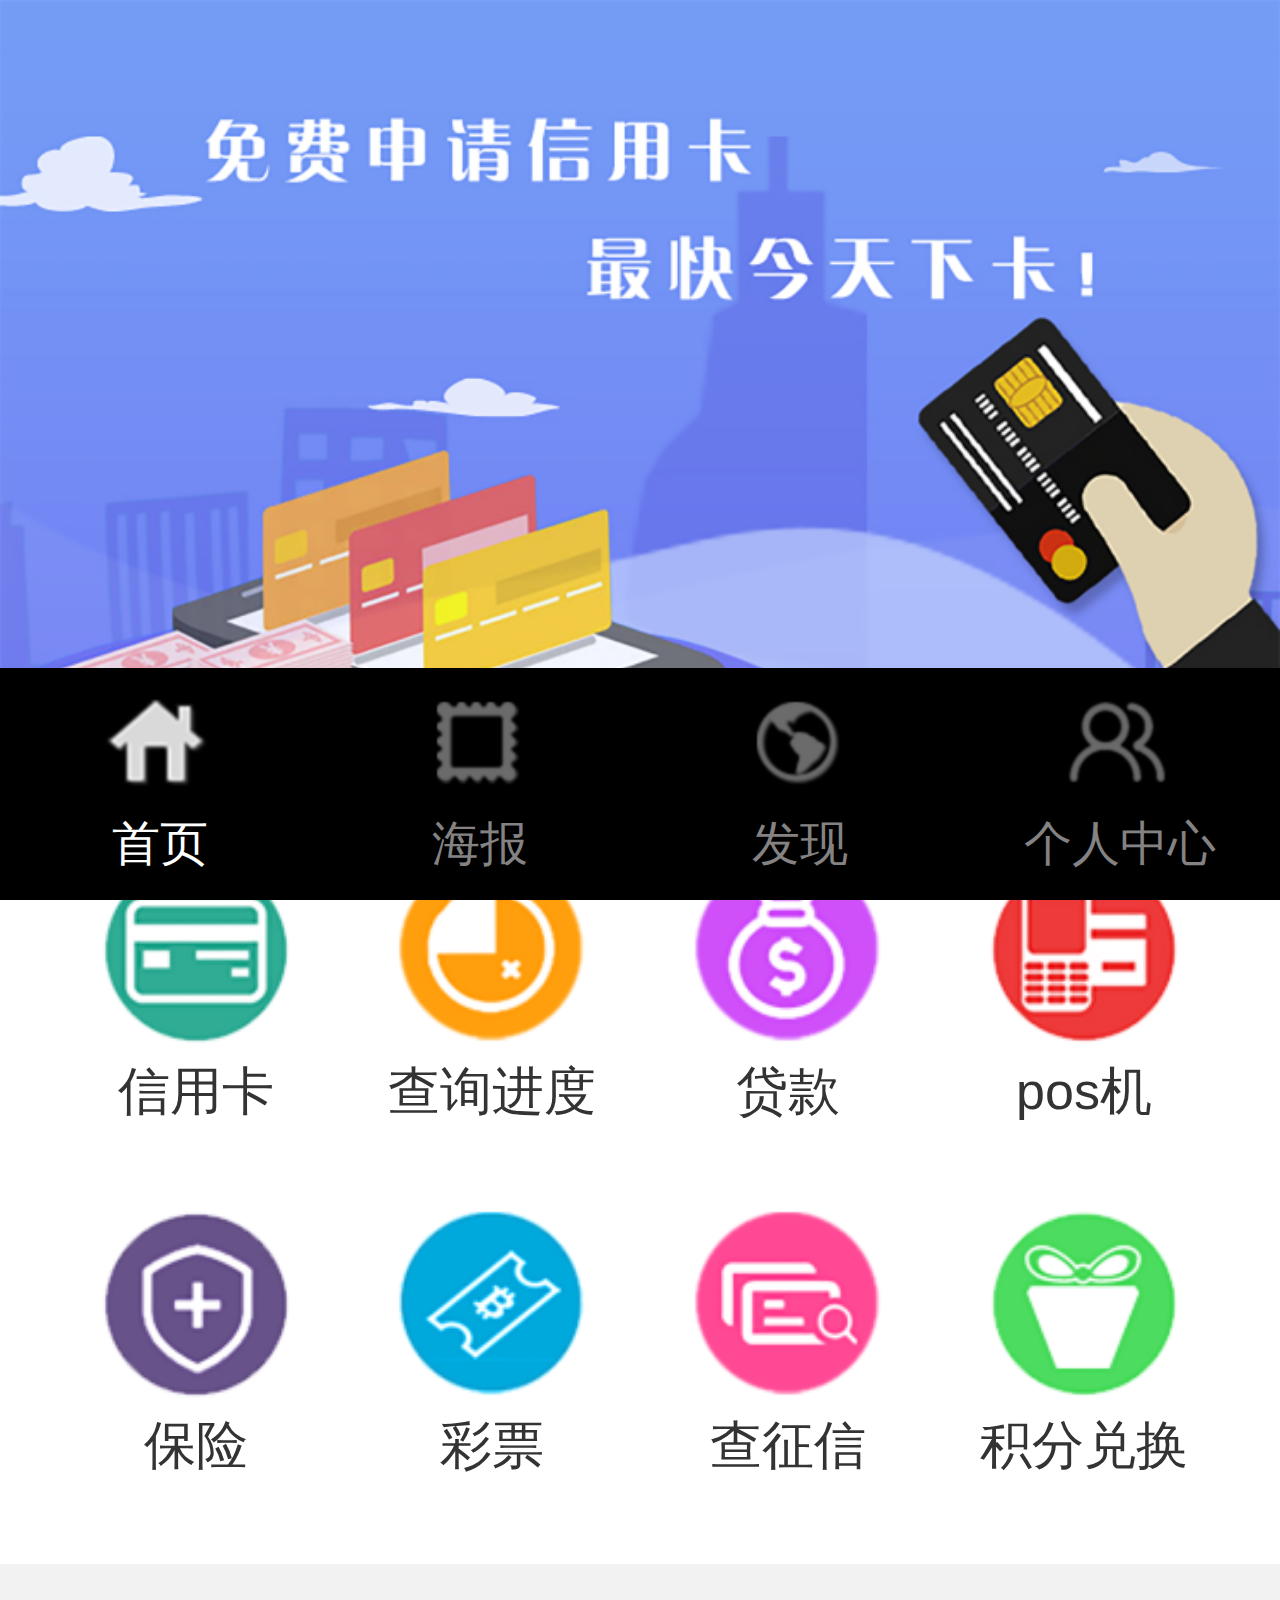
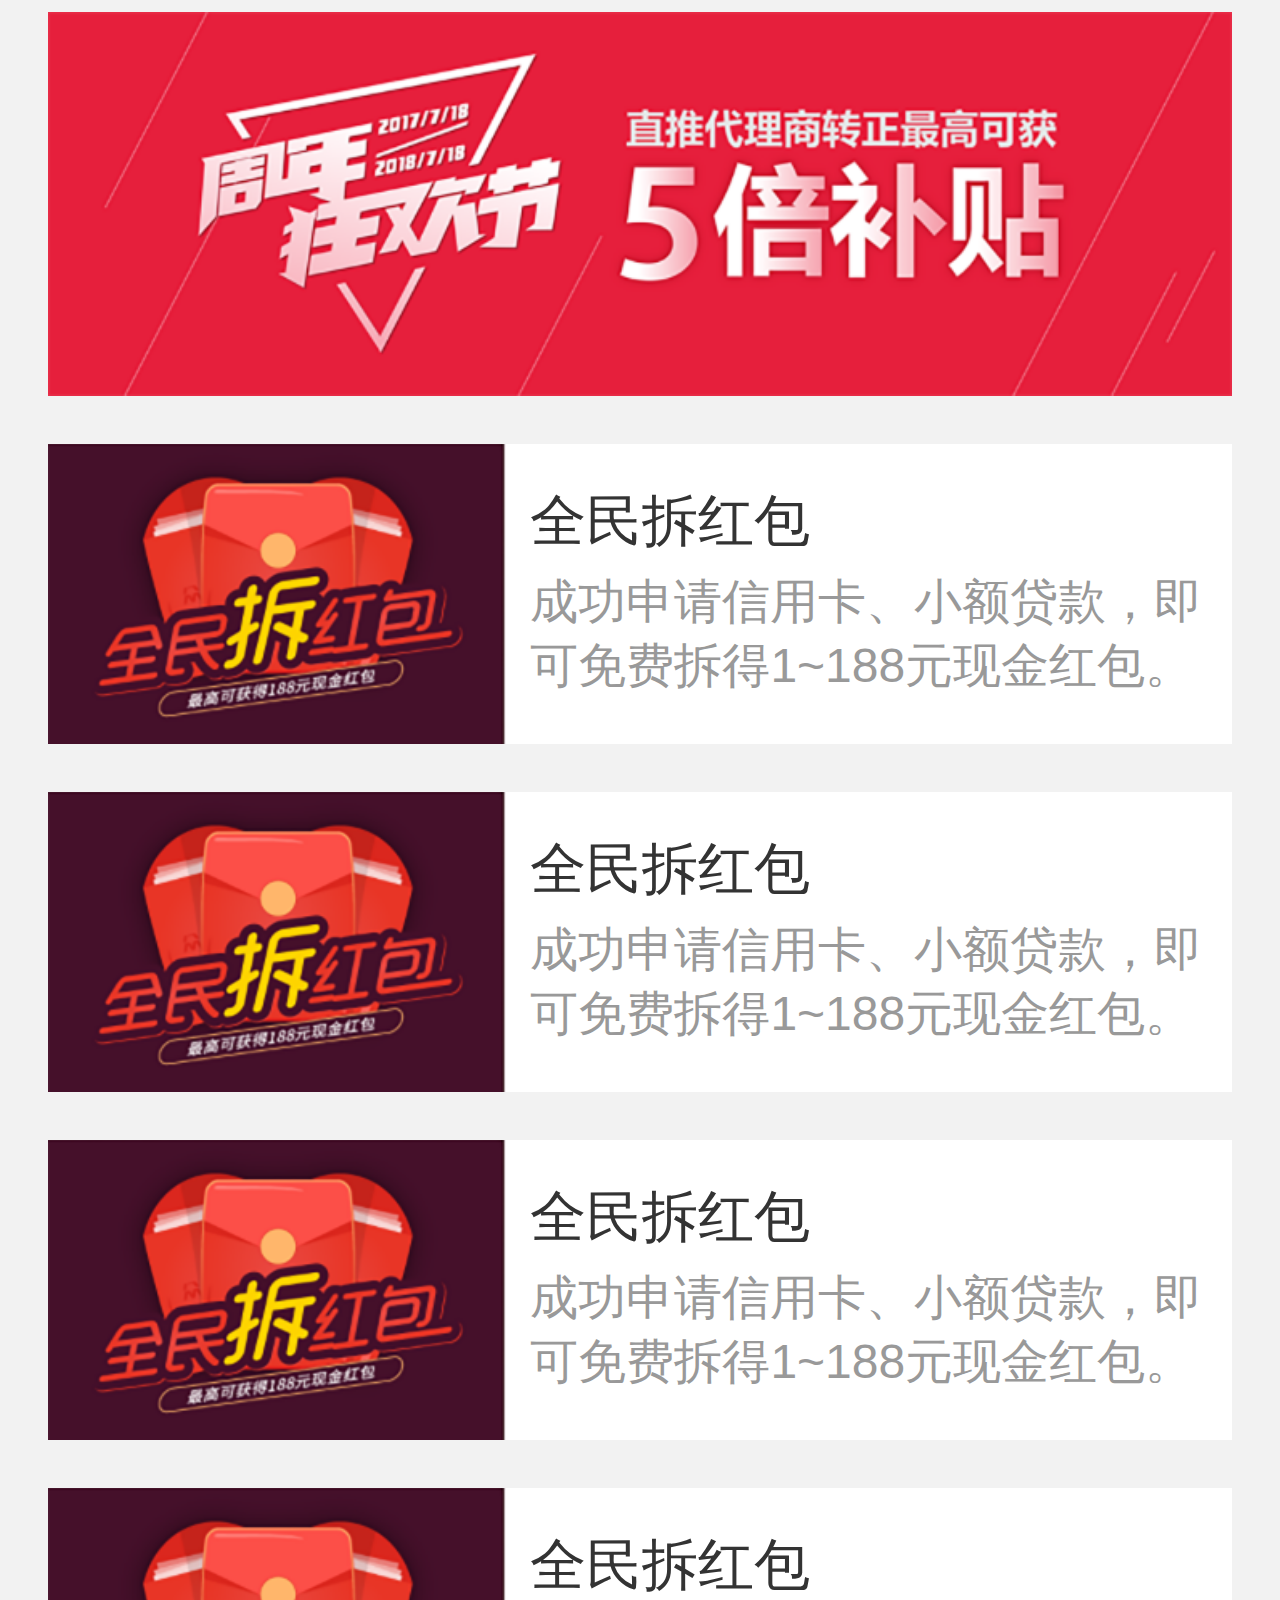
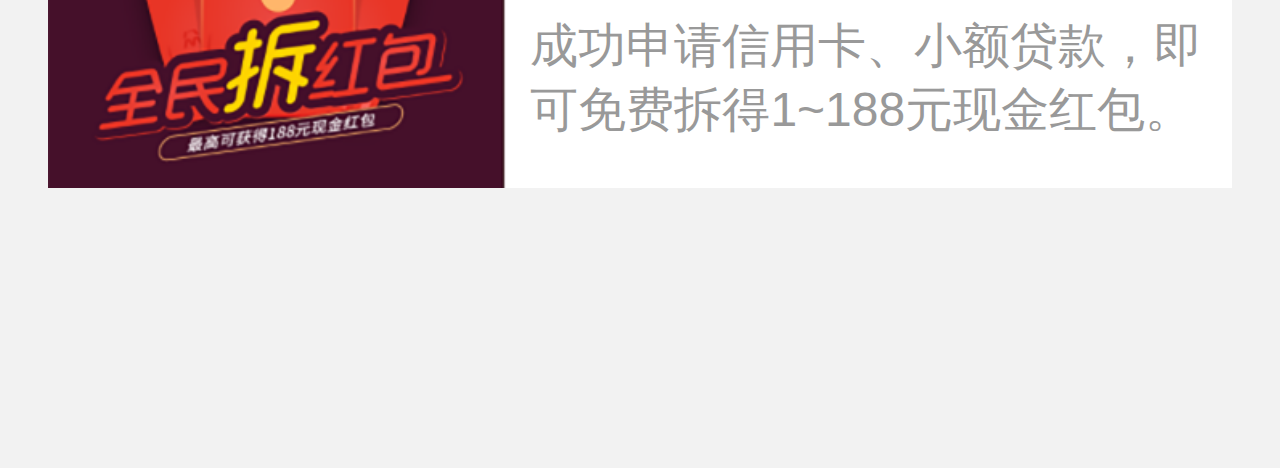
<file: index.html>
<!DOCTYPE>
<html>
<head>
<meta charset="UTF-8"/>
<meta name="viewport" content="width=device-width,initial-scale=1,minimum-scale=1,maximum-scale=1,user-scalable=no" />
<link rel="stylesheet" type="text/css" href="css/swiper-4.2.2.min.css"/>
<link rel="stylesheet" type="text/css" href="css/common.css"/>
<link rel="stylesheet" type="text/css" href="css/index.css"/>
<script src="js/jquery-1.11.3.min.js" type="text/javascript" charset="utf-8"></script>
<script src="js/swiper-4.2.2.min.js" type="text/javascript" charset="utf-8"></script>
<title>首页</title>
	
</head>
<body>
<!--轮播图-->
<div class="swiper-container" id="banner">
	<div class="swiper-wrapper">
		<div class="swiper-slide"><img src="images/banner.png" ></div>
		<div class="swiper-slide"><img src="images/banner.jpg" ></div>
	</div>
	<div class="swiper-pagination"></div>
</div>
<div class="indexmenu">
	<a class="item" href="credit_card.html">
		<img src="images/u1-1.png" alt="">
		<p>信用卡</p>
	</a>
	<a class="item">
		<img src="images/u1-2.png" alt="">
		<p>查询进度</p>
	</a>
	<a class="item" href="loan.html">
		<img src="images/u1-3.png" alt="">
		<p>贷款</p>
	</a>
	<a class="item" href="pos.html">
		<img src="images/u1-4.png" alt="">
		<p>pos机</p>
	</a>
	<a class="item">
		<img src="images/u1-5.png" alt="">
		<p>保险</p>
	</a>
	<a class="item">
		<img src="images/u1-6.png" alt="">
		<p>彩票</p>
	</a>
	<a class="item">
		<img src="images/u1-7.png" alt="">
		<p>查征信</p>
	</a>
	<a class="item">
		<img src="images/u1-8.png" alt="">
		<p>积分兑换</p>
	</a>
</div>
<!--广告图-->
<div class="ad">
	<img src="images/ad.png" alt="">
</div>
<!--新闻列表-->
<div class="newslist">
	<a href="news_show.html" class="item">
		<div class="img" style="background: url(images/img.png) no-repeat center; background-size: cover;"></div>
		<div class="info">
			<h3>全民拆红包</h3>
			<p>成功申请信用卡、小额贷款，即可免费拆得1~188元现金红包。</p>
		</div>
	</a>
	<a href="news_show.html" class="item">
		<div class="img" style="background: url(images/img.png) no-repeat center; background-size: cover;"></div>
		<div class="info">
			<h3>全民拆红包</h3>
			<p>成功申请信用卡、小额贷款，即可免费拆得1~188元现金红包。</p>
		</div>
	</a>
	<a href="news_show.html" class="item">
		<div class="img" style="background: url(images/img.png) no-repeat center; background-size: cover;"></div>
		<div class="info">
			<h3>全民拆红包</h3>
			<p>成功申请信用卡、小额贷款，即可免费拆得1~188元现金红包。</p>
		</div>
	</a>
	<a href="news_show.html" class="item">
		<div class="img" style="background: url(images/img.png) no-repeat center; background-size: cover;"></div>
		<div class="info">
			<h3>全民拆红包</h3>
			<p>成功申请信用卡、小额贷款，即可免费拆得1~188元现金红包。</p>
		</div>
	</a>
</div>
<div class="he"></div>
<div class="botmenu">
  <a href="index.html" class="bmenu home active"> 首页 </a>
  <a href="poster.html" class="bmenu zqh"> 海报 </a>
	<a href="find.html" class="bmenu th"> 发现 </a>
  <a href="user.html" class="bmenu my"> 个人中心 </a>
</div>
</body>
</html>
<script type="text/javascript">
var banner = new Swiper('#banner',{
	autoplay: true,
	pagination: {
    el: '.swiper-pagination',
  },
	observer:true,
	observeParents: true
})
</script>
</file>
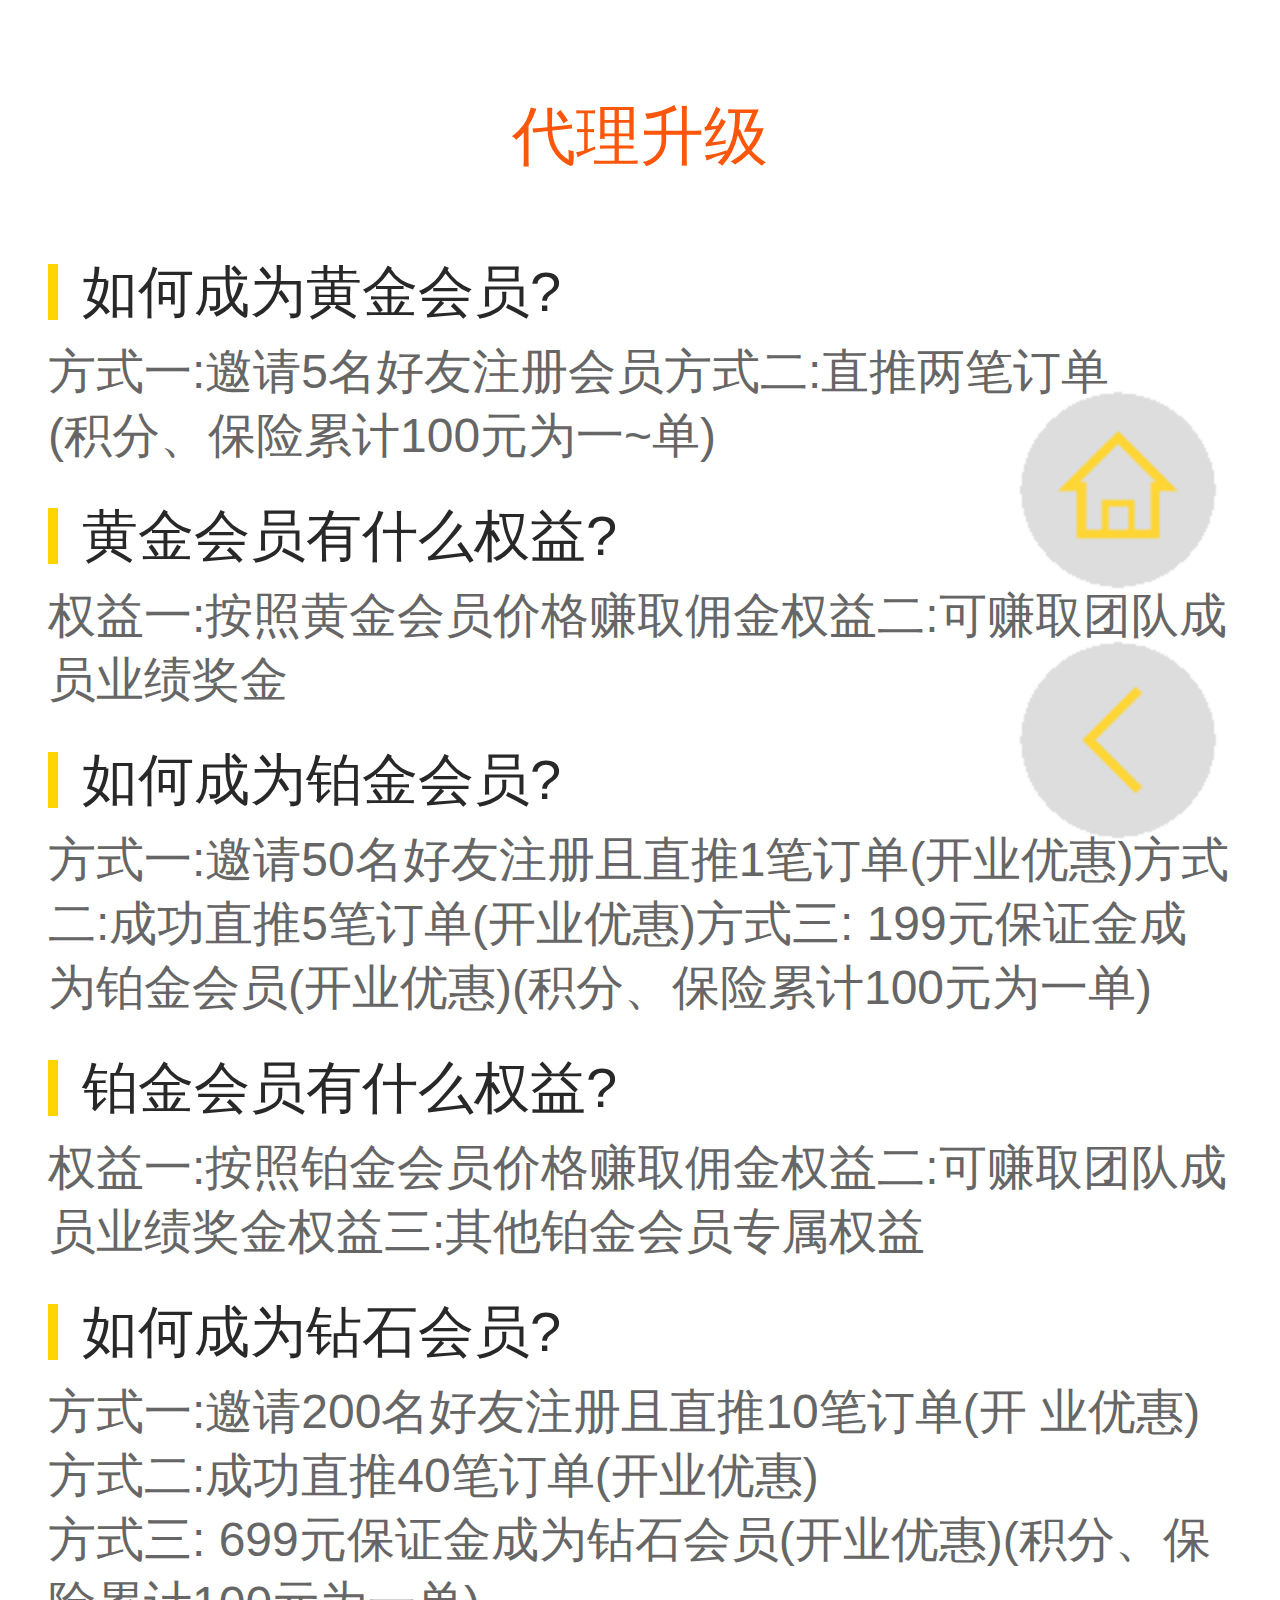
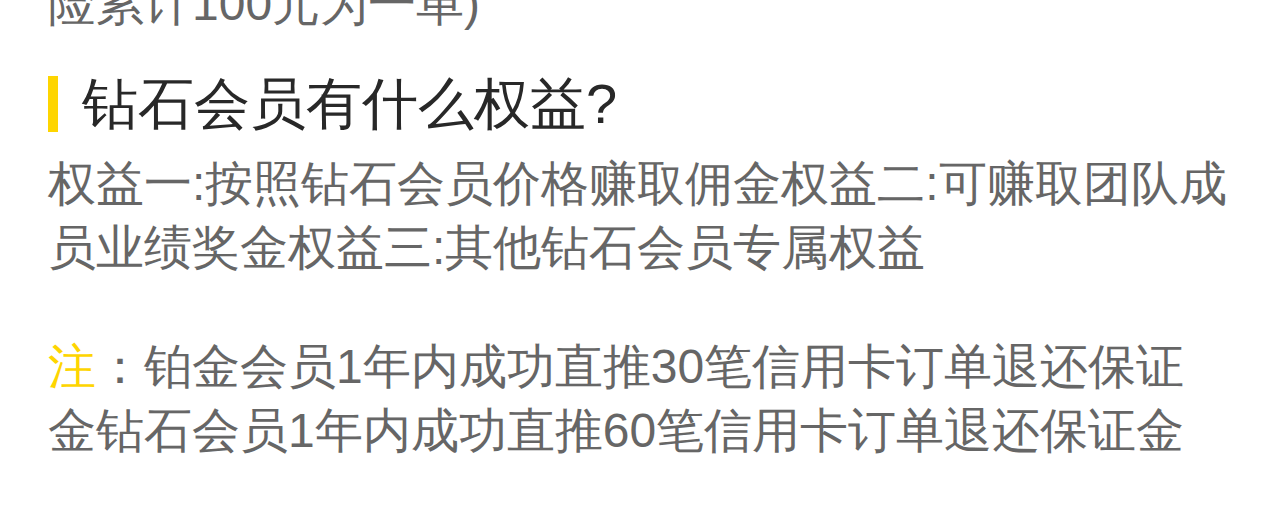
<file: agent_up.html>
<!DOCTYPE>
<html>
<head>
<meta charset="UTF-8"/>
<meta name="viewport" content="width=device-width,initial-scale=1,minimum-scale=1,maximum-scale=1,user-scalable=no" />
<link rel="stylesheet" type="text/css" href="css/swiper-4.2.2.min.css"/>
<link rel="stylesheet" type="text/css" href="css/common.css"/>
<link rel="stylesheet" type="text/css" href="css/news_show.css"/>
<script src="js/jquery-1.11.3.min.js" type="text/javascript" charset="utf-8"></script>
<script src="js/swiper-4.2.2.min.js" type="text/javascript" charset="utf-8"></script>
<title>代理升级</title>
	
</head>
<body>
<div class="dlsj">
	<div class="title">代理升级</div>
	<div class="s_t">如何成为黄金会员?</div>
	<p>方式一:邀请5名好友注册会员方式二:直推两笔订单<br />
	(积分、保险累计100元为一~单)</p>
	<div class="s_t">黄金会员有什么权益?</div>
	<p>权益一:按照黄金会员价格赚取佣金权益二:可赚取团队成员业绩奖金</p>
	<div class="s_t">如何成为铂金会员?</div>
	<p>方式一:邀请50名好友注册且直推1笔订单(开业优惠)方式二:成功直推5笔订单(开业优惠)方式三: 199元保证金成为铂金会员(开业优惠)(积分、保险累计100元为一单)</p>
	<div class="s_t">铂金会员有什么权益?</div>
	<p>权益一:按照铂金会员价格赚取佣金权益二:可赚取团队成员业绩奖金权益三:其他铂金会员专属权益</p>
	<div class="s_t">如何成为钻石会员?</div>
	<p>方式一:邀请200名好友注册且直推10笔订单(开 业优惠)<br />	
  	方式二:成功直推40笔订单(开业优惠)<br />	
  	方式三: 699元保证金成为钻石会员(开业优惠)(积分、保险累计100元为一单)</p>
	<div class="s_t">钻石会员有什么权益?</div>
	<p>权益一:按照钻石会员价格赚取佣金权益二:可赚取团队成员业绩奖金权益三:其他钻石会员专属权益</p>
	<br />
	<p><span class="sp1">注</span>：铂金会员1年内成功直推30笔信用卡订单退还保证金钻石会员1年内成功直推60笔信用卡订单退还保证金</p>
</div>
<div class="tmenu">
	<a href="./" class="item1"><img src="images/goHome.png" ></a>
	<a href="#" class="item1" onclick="javascript:history.back(-1);"><img src="images/back.png" ></a>
</div>
</body>
</html>
</file>
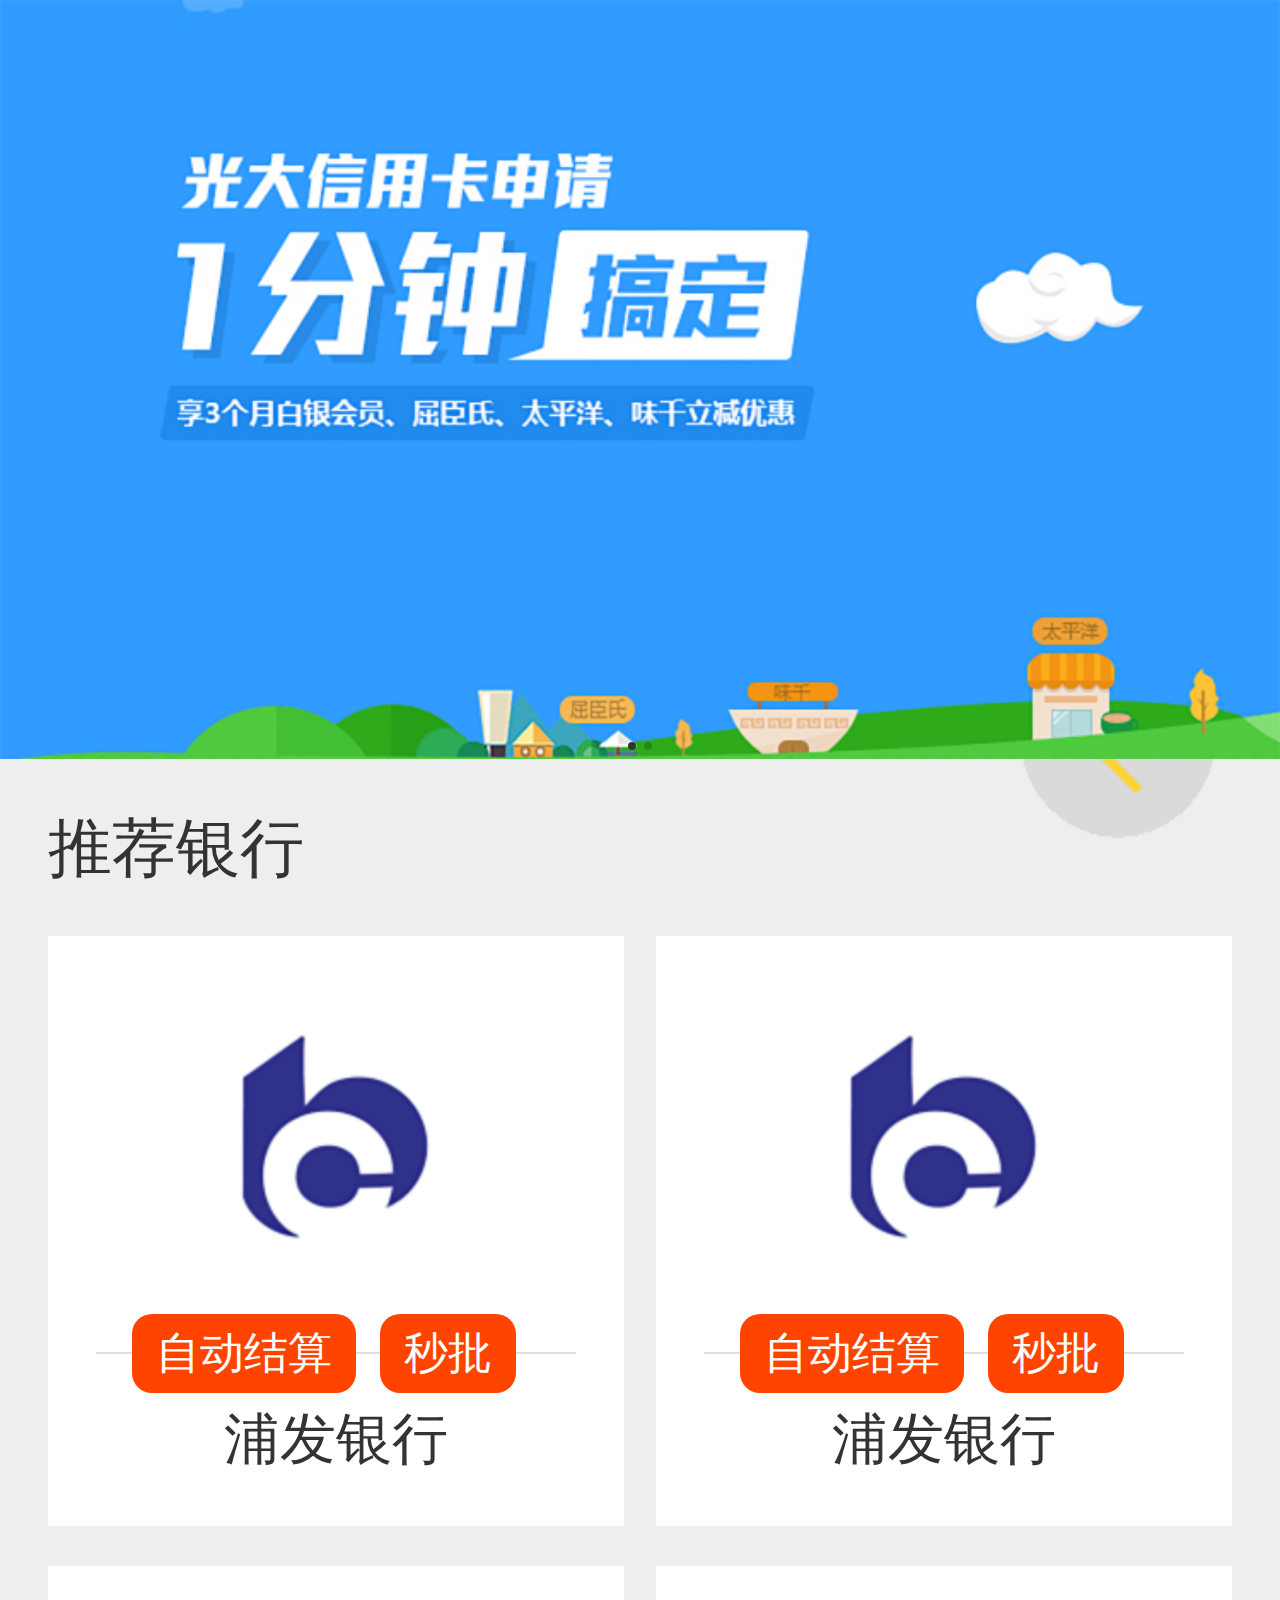
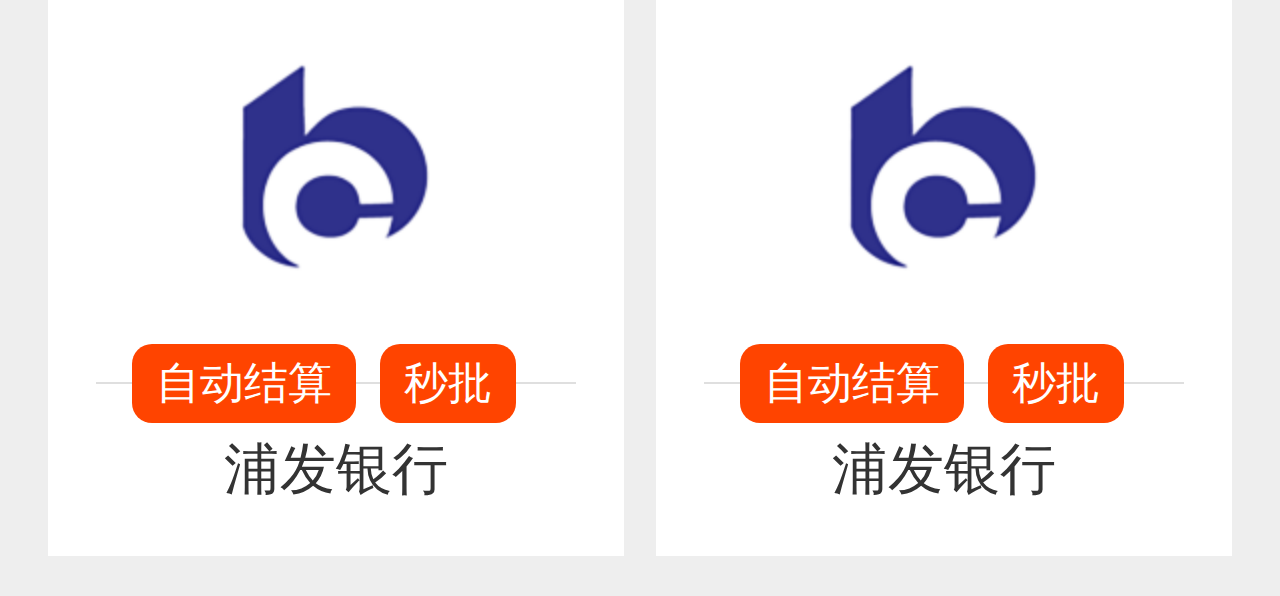
<file: credit_card.html>
<!DOCTYPE>
<html>
<head>
<meta charset="UTF-8"/>
<meta name="viewport" content="width=device-width,initial-scale=1,minimum-scale=1,maximum-scale=1,user-scalable=no" />
<link rel="stylesheet" type="text/css" href="css/swiper-4.2.2.min.css"/>
<link rel="stylesheet" type="text/css" href="css/common.css"/>
<link rel="stylesheet" type="text/css" href="css/credit_card.css"/>
<script src="js/jquery-1.11.3.min.js" type="text/javascript" charset="utf-8"></script>
<script src="js/swiper-4.2.2.min.js" type="text/javascript" charset="utf-8"></script>
<script src="js/common.js" type="text/javascript" charset="utf-8"></script>
<title>信用卡</title>
</head>
<body>
<!--轮播图-->
<div class="swiper-container" id="banner">
	<div class="swiper-wrapper">
		<div class="swiper-slide"><img src="images/banner.jpg" ></div>
		<div class="swiper-slide"><img src="images/banner.jpg" ></div>
	</div>
	<div class="swiper-pagination"></div>
</div>
<div class="title">推荐银行</div>
<div class="list">
	<a class="item" onclick="clickTips()">
		<div class="imgbox"><img src="images/logo.png"/></div>
		<div class="name">浦发银行<div class="tag"><span>自动结算</span><span>秒批</span></div></div>
	</a>
	<a class="item" onclick="clickTips()">
		<div class="imgbox"><img src="images/logo.png"/></div>
		<div class="name">浦发银行<div class="tag"><span>自动结算</span><span>秒批</span></div></div>
	</a>
	<a class="item" onclick="clickTips()">
		<div class="imgbox"><img src="images/logo.png"/></div>
		<div class="name">浦发银行<div class="tag"><span>自动结算</span><span>秒批</span></div></div>
	</a>
	<a class="item" onclick="clickTips()">
		<div class="imgbox"><img src="images/logo.png"/></div>
		<div class="name">浦发银行<div class="tag"><span>自动结算</span><span>秒批</span></div></div>
	</a>
</div>
<div class="tmenu">
	<a href="./" class="item1"><img src="images/goHome.png" ></a>
	<a href="#" class="item1" onclick="javascript:history.back(-1);"><img src="images/back.png" ></a>
</div>
</body>
</html>
<script type="text/javascript">
var banner = new Swiper('#banner',{
	autoplay: true,
	pagination: {
    el: '.swiper-pagination',
  },
	observer:true,
	observeParents: true
});
function clickTips(){
	myConfirm('即将申请交通信用卡','取消','确定','1',function(res){
		if(res.status){	
			//用户点击确定
		}else {
			//用户点击取消
		}
	});
}
</script>
</file>
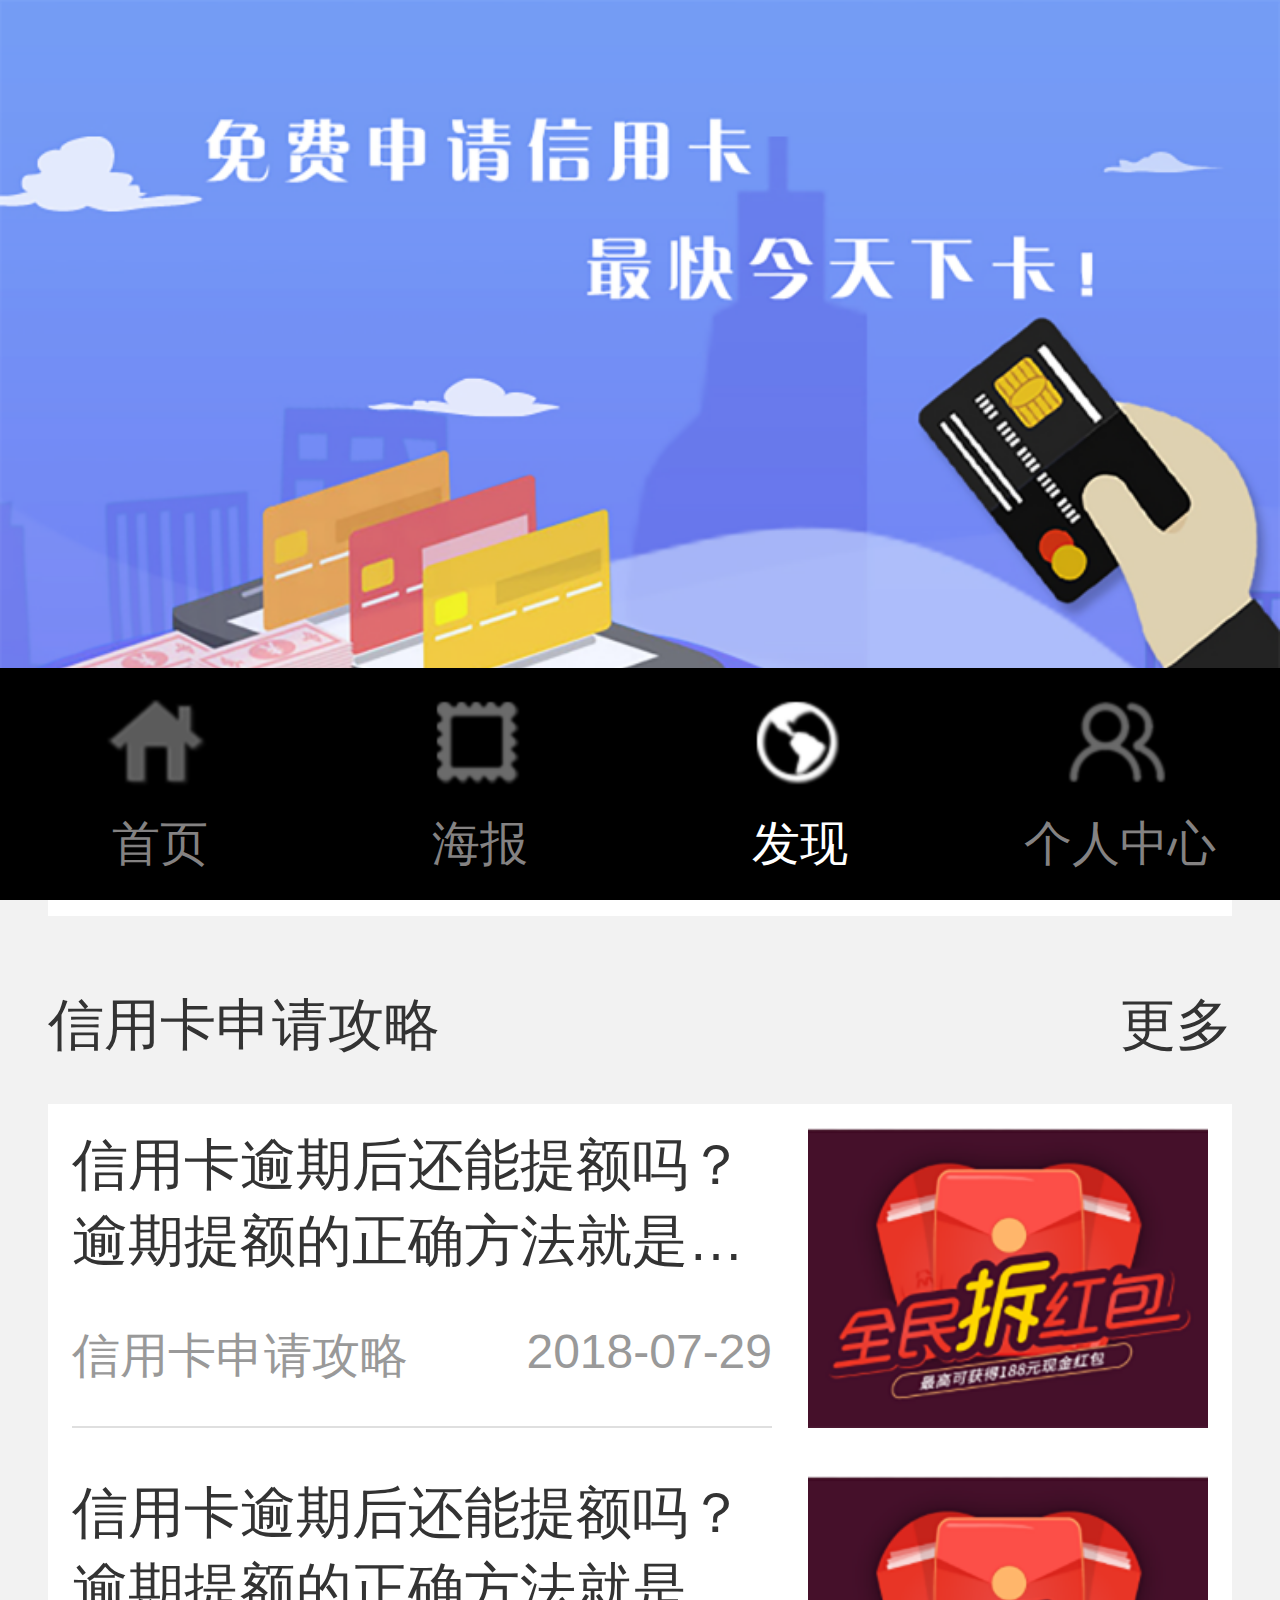
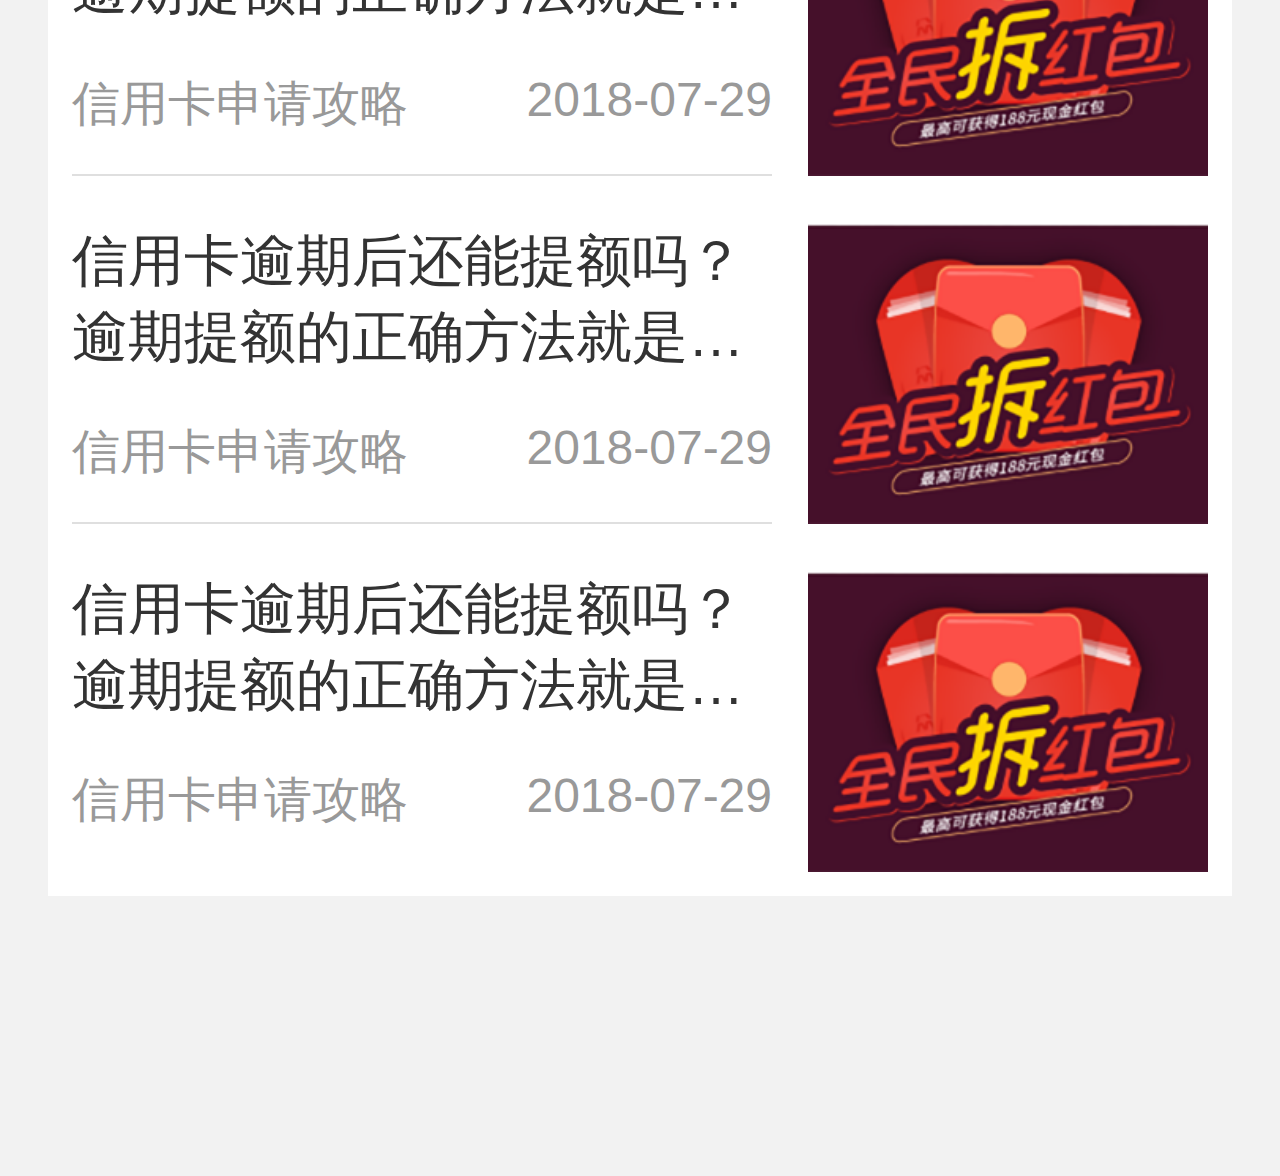
<file: find.html>
<!DOCTYPE>
<html>
<head>
<meta charset="UTF-8"/>
<meta name="viewport" content="width=device-width,initial-scale=1,minimum-scale=1,maximum-scale=1,user-scalable=no" />
<link rel="stylesheet" type="text/css" href="css/swiper-4.2.2.min.css"/>
<link rel="stylesheet" type="text/css" href="css/common.css"/>
<link rel="stylesheet" type="text/css" href="css/find.css"/>
<script src="js/jquery-1.11.3.min.js" type="text/javascript" charset="utf-8"></script>
<script src="js/swiper-4.2.2.min.js" type="text/javascript" charset="utf-8"></script>
<title>热点资讯</title>	
</head>
<body>
<!--轮播图-->
<div class="swiper-container" id="banner">
	<div class="swiper-wrapper">
		<div class="swiper-slide"><img src="images/banner.png" ></div>
		<div class="swiper-slide"><img src="images/banner.jpg" ></div>
	</div>
	<div class="swiper-pagination"></div>
</div>
<div class="tab">
	<div class="item active">信用卡</div>|
	<div class="item">代理专访</div>|
	<div class="item">贷款</div>|
	<div class="item">POS机</div>|
	<div class="item">热点</div>
</div>
<!--新闻列表-->
<div class="newslist">
	<div class="title">
		<span>信用卡申请攻略</span>
		<a href="">更多</a>
	</div>
	<a href="news_show.html" class="item">
		<div class="info">
			<h3>信用卡逾期后还能提额吗？逾期提额的正确方法就是这些！</h3>
			<p><span>信用卡申请攻略</span><span>2018-07-29</span></p>
		</div>
		<div class="img" style="background: url(images/img.png) no-repeat center; background-size: cover;"></div>
	</a>
	<a href="news_show.html" class="item">
		<div class="info">
			<h3>信用卡逾期后还能提额吗？逾期提额的正确方法就是这些！</h3>
			<p><span>信用卡申请攻略</span><span>2018-07-29</span></p>
		</div>
		<div class="img" style="background: url(images/img.png) no-repeat center; background-size: cover;"></div>
	</a>
	<a href="news_show.html" class="item">
		<div class="info">
			<h3>信用卡逾期后还能提额吗？逾期提额的正确方法就是这些！</h3>
			<p><span>信用卡申请攻略</span><span>2018-07-29</span></p>
		</div>
		<div class="img" style="background: url(images/img.png) no-repeat center; background-size: cover;"></div>
	</a>
	<a href="news_show.html" class="item">
		<div class="info">
			<h3>信用卡逾期后还能提额吗？逾期提额的正确方法就是这些！</h3>
			<p><span>信用卡申请攻略</span><span>2018-07-29</span></p>
		</div>
		<div class="img" style="background: url(images/img.png) no-repeat center; background-size: cover;"></div>
	</a>
</div>
<div class="he"></div>
<div class="botmenu">
  <a href="index.html" class="bmenu home"> 首页 </a>
  <a href="poster.html" class="bmenu zqh"> 海报 </a>
	<a href="find.html" class="bmenu th active"> 发现 </a>
  <a href="user.html" class="bmenu my"> 个人中心 </a>
</div>
</body>
</html>
<script type="text/javascript">
var banner = new Swiper('#banner',{
	autoplay: true,
	pagination: {
    el: '.swiper-pagination',
  },
	observer:true,
	observeParents: true
})
</script>
</file>
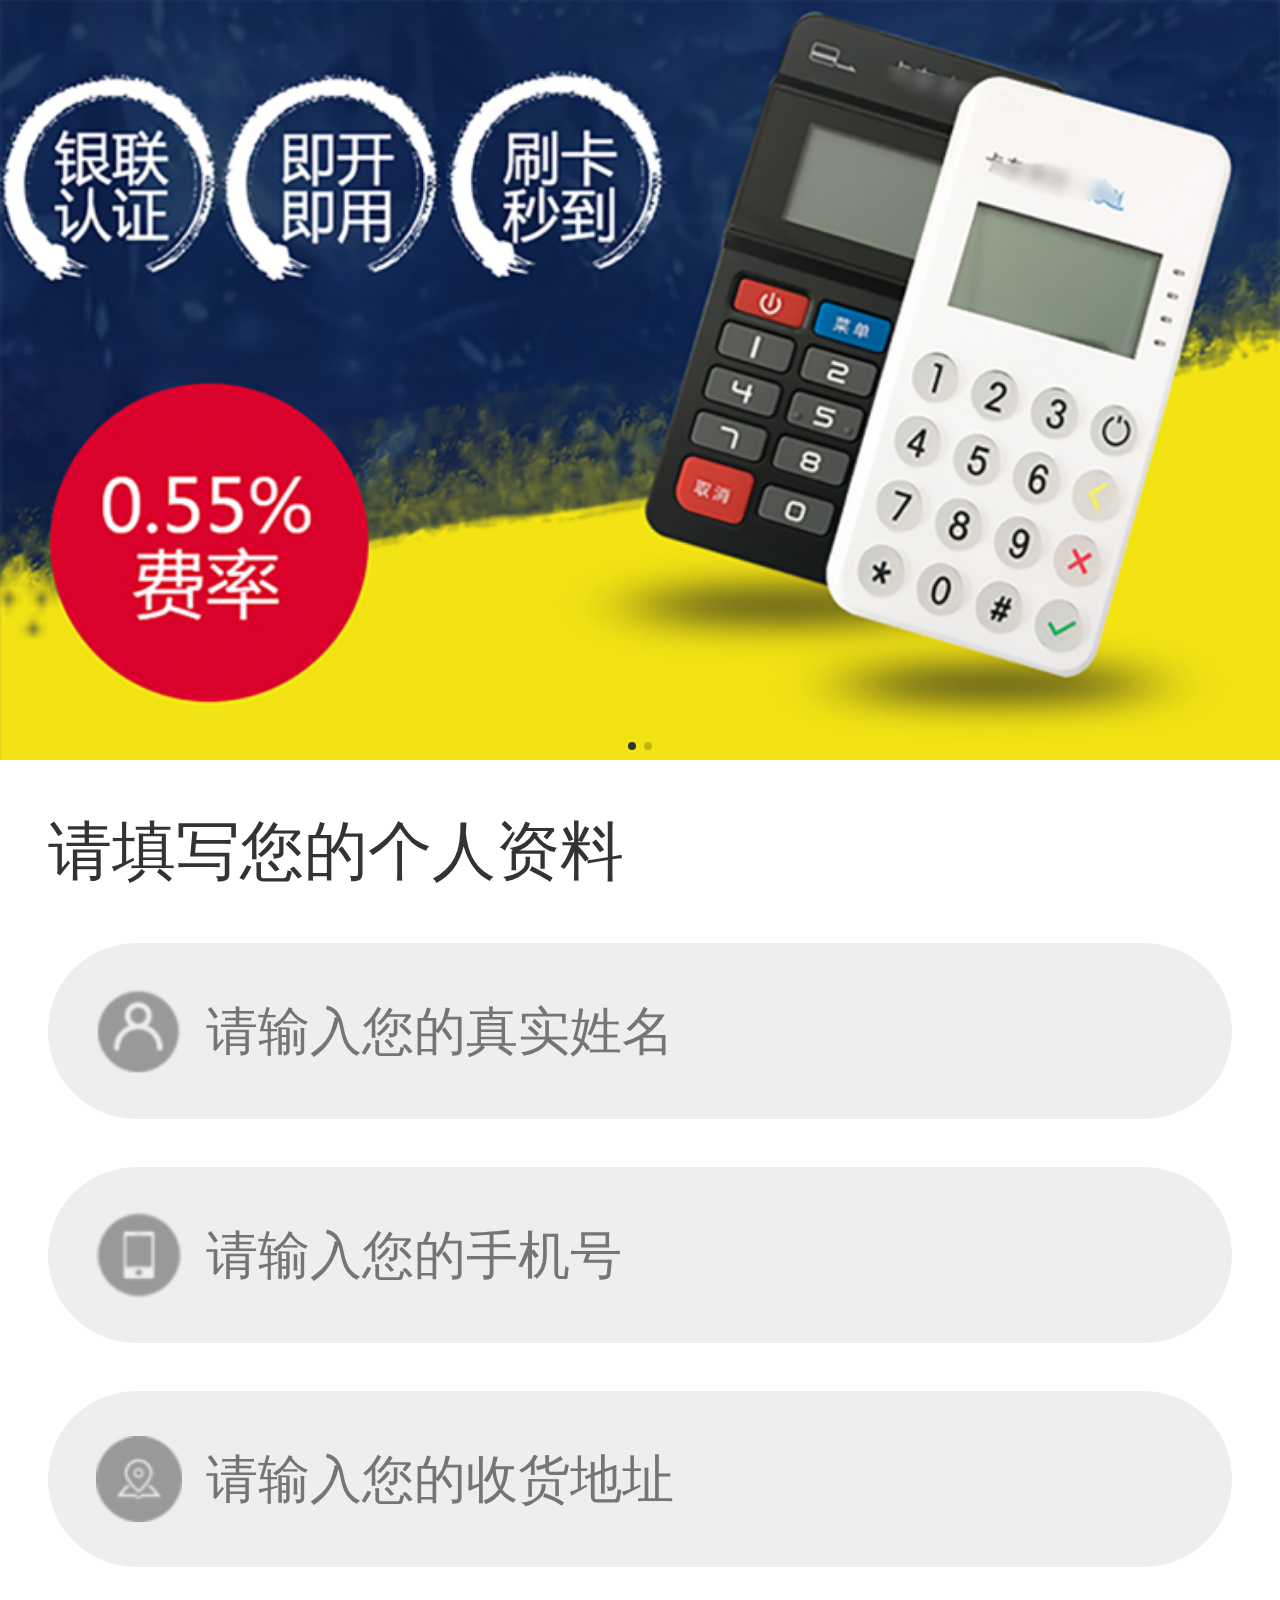
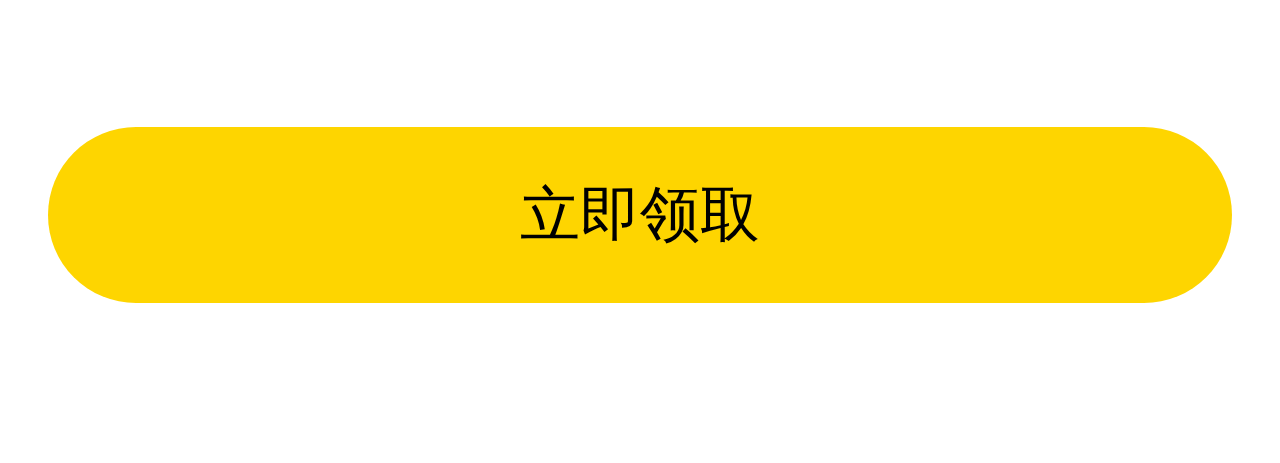
<file: get_pos.html>
<!DOCTYPE>
<html>
<head>
<meta charset="UTF-8"/>
<meta name="viewport" content="width=device-width,initial-scale=1,minimum-scale=1,maximum-scale=1,user-scalable=no" />
<link rel="stylesheet" type="text/css" href="css/swiper-4.2.2.min.css"/>
<link rel="stylesheet" type="text/css" href="css/common.css"/>
<link rel="stylesheet" type="text/css" href="css/pos.css"/>
<script src="js/jquery-1.11.3.min.js" type="text/javascript" charset="utf-8"></script>
<script src="js/swiper-4.2.2.min.js" type="text/javascript" charset="utf-8"></script>
<title>填写资料</title>
	
</head>
<body>
<!--轮播图-->
<div class="swiper-container" id="banner">
	<div class="swiper-wrapper">
		<div class="swiper-slide"><img src="images/banner1.png" ></div>
		<div class="swiper-slide"><img src="images/banner.jpg" ></div>
	</div>
	<div class="swiper-pagination"></div>
</div>
<div class="cont">
	<div class="title">请填写您的个人资料</div>
	<div class="item">
		<i><img src="images/user.png" ></i>
		<input type="text" id="name" value="" placeholder="请输入您的真实姓名" />
	</div>
	<div class="item">
		<i><img src="images/tel.png" ></i>
		<input type="text" id="name" value="" placeholder="请输入您的手机号" />
	</div>
	<div class="item">
		<i><img src="images/address.png" ></i>
		<input type="text" id="name" value="" placeholder="请输入您的收货地址" />
	</div>
</div>
<div class="btn">立即领取</div>
</body>
</html>
<script type="text/javascript">
var banner = new Swiper('#banner',{
	autoplay: true,
	pagination: {
    el: '.swiper-pagination',
  },
	observer:true,
	observeParents: true
})
</script>
</file>
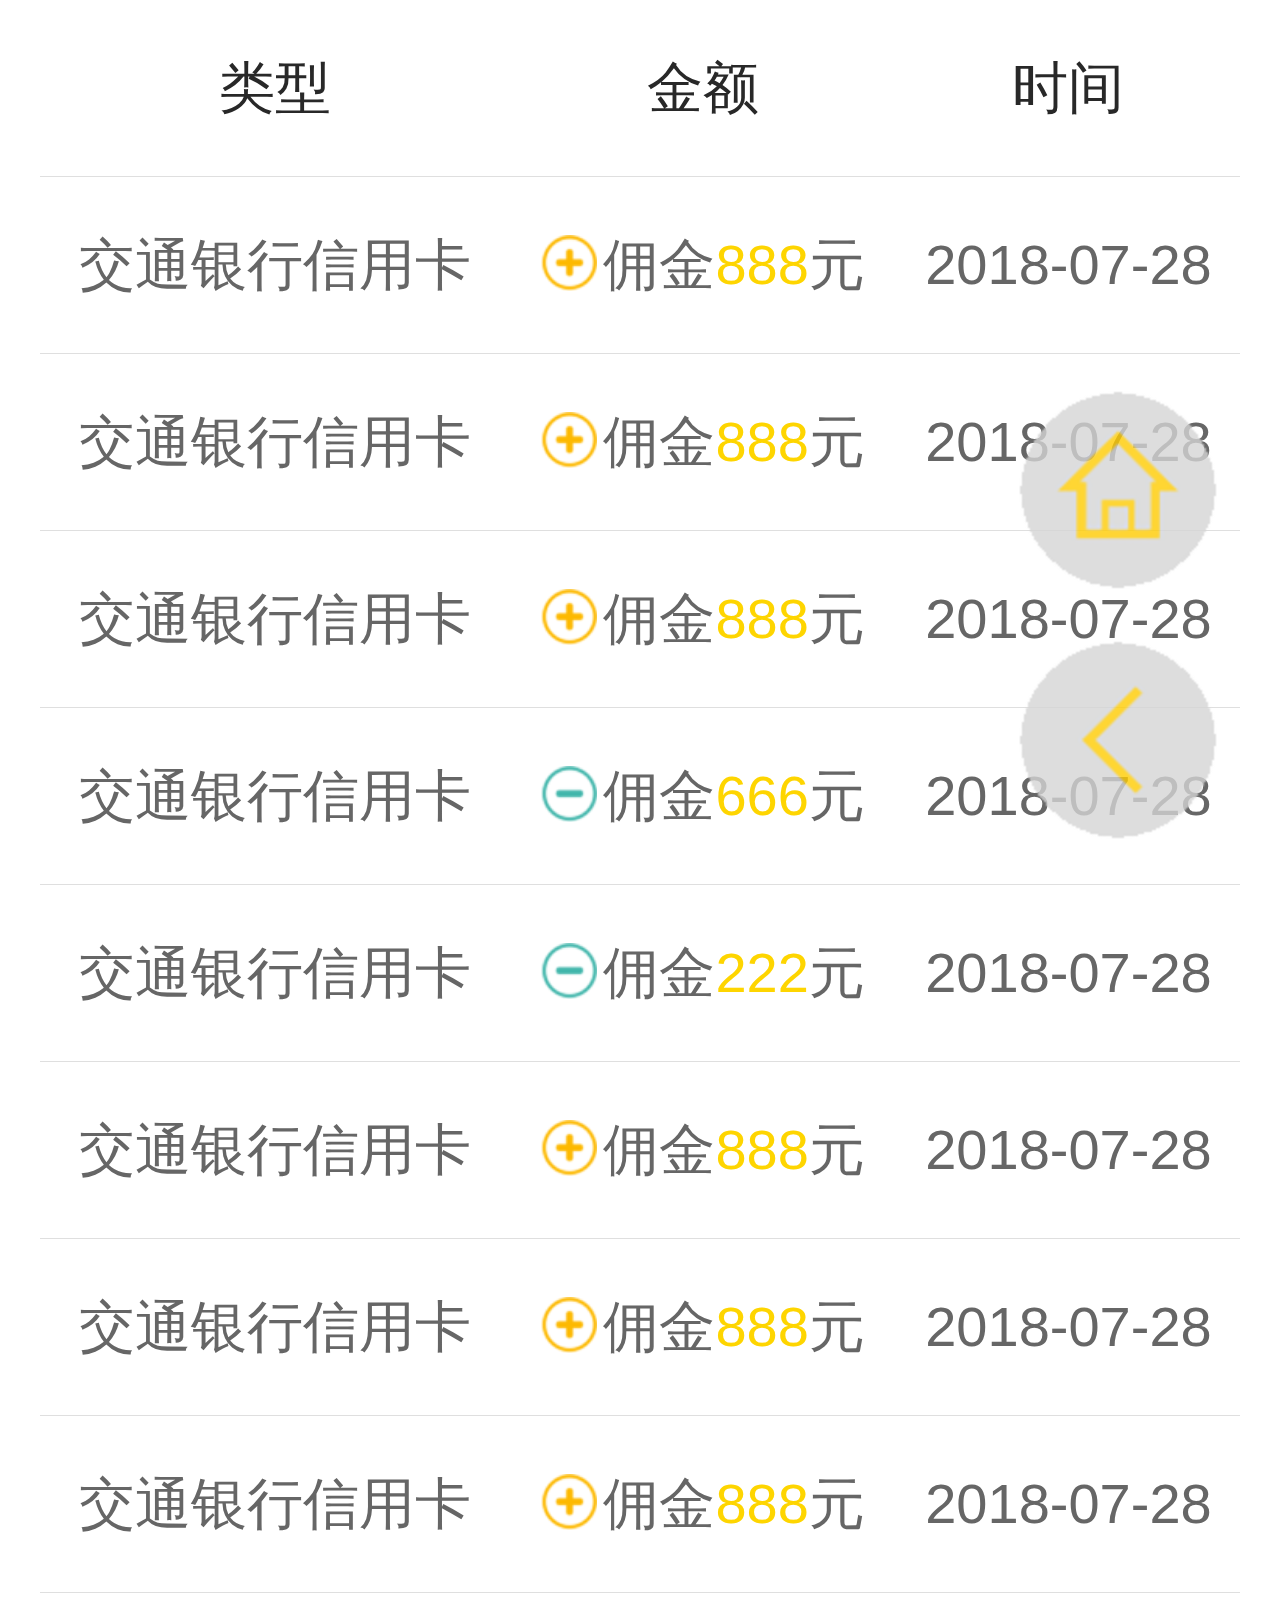
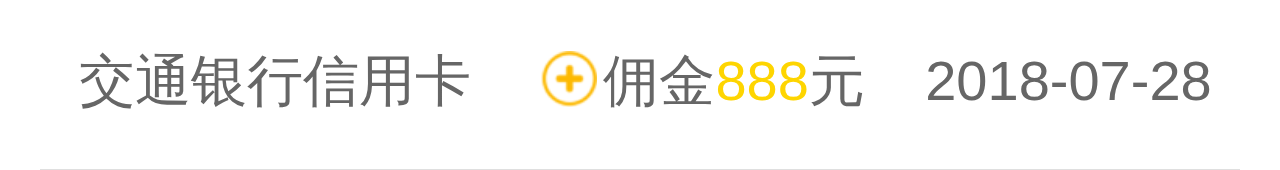
<file: income_details.html>
<!DOCTYPE>
<html>
<head>
<meta charset="UTF-8"/>
<meta name="viewport" content="width=device-width,initial-scale=1,minimum-scale=1,maximum-scale=1,user-scalable=no" />
<link rel="stylesheet" type="text/css" href="css/swiper-4.2.2.min.css"/>
<link rel="stylesheet" type="text/css" href="css/common.css"/>
<link rel="stylesheet" type="text/css" href="css/list.css"/>
<script src="js/jquery-1.11.3.min.js" type="text/javascript" charset="utf-8"></script>
<script src="js/swiper-4.2.2.min.js" type="text/javascript" charset="utf-8"></script>
<title>收入明细</title>
	
</head>
<body>
<table>
	<tr><th>类型</th><th>金额</th><th>时间</th></tr>
	<tr><td>交通银行信用卡</td><td><i><img src="images/sr.png"/></i>佣金<span class="sp1">888</span>元</td><td>2018-07-28</td></tr>
	<tr><td>交通银行信用卡</td><td><i><img src="images/sr.png"/></i>佣金<span class="sp1">888</span>元</td><td>2018-07-28</td></tr>
	<tr><td>交通银行信用卡</td><td><i><img src="images/sr.png"/></i>佣金<span class="sp1">888</span>元</td><td>2018-07-28</td></tr>
	<tr><td>交通银行信用卡</td><td><i><img src="images/zc.png"/></i>佣金<span class="sp1">666</span>元</td><td>2018-07-28</td></tr>
	<tr><td>交通银行信用卡</td><td><i><img src="images/zc.png"/></i>佣金<span class="sp1">222</span>元</td><td>2018-07-28</td></tr>
	<tr><td>交通银行信用卡</td><td><i><img src="images/sr.png"/></i>佣金<span class="sp1">888</span>元</td><td>2018-07-28</td></tr>
	<tr><td>交通银行信用卡</td><td><i><img src="images/sr.png"/></i>佣金<span class="sp1">888</span>元</td><td>2018-07-28</td></tr>
	<tr><td>交通银行信用卡</td><td><i><img src="images/sr.png"/></i>佣金<span class="sp1">888</span>元</td><td>2018-07-28</td></tr>
	<tr><td>交通银行信用卡</td><td><i><img src="images/sr.png"/></i>佣金<span class="sp1">888</span>元</td><td>2018-07-28</td></tr>
</table>
<div class="tmenu">
	<a href="./" class="item1"><img src="images/goHome.png" ></a>
	<a href="#" class="item1" onclick="javascript:history.back(-1);"><img src="images/back.png" ></a>
</div>
</body>
</html>
</file>
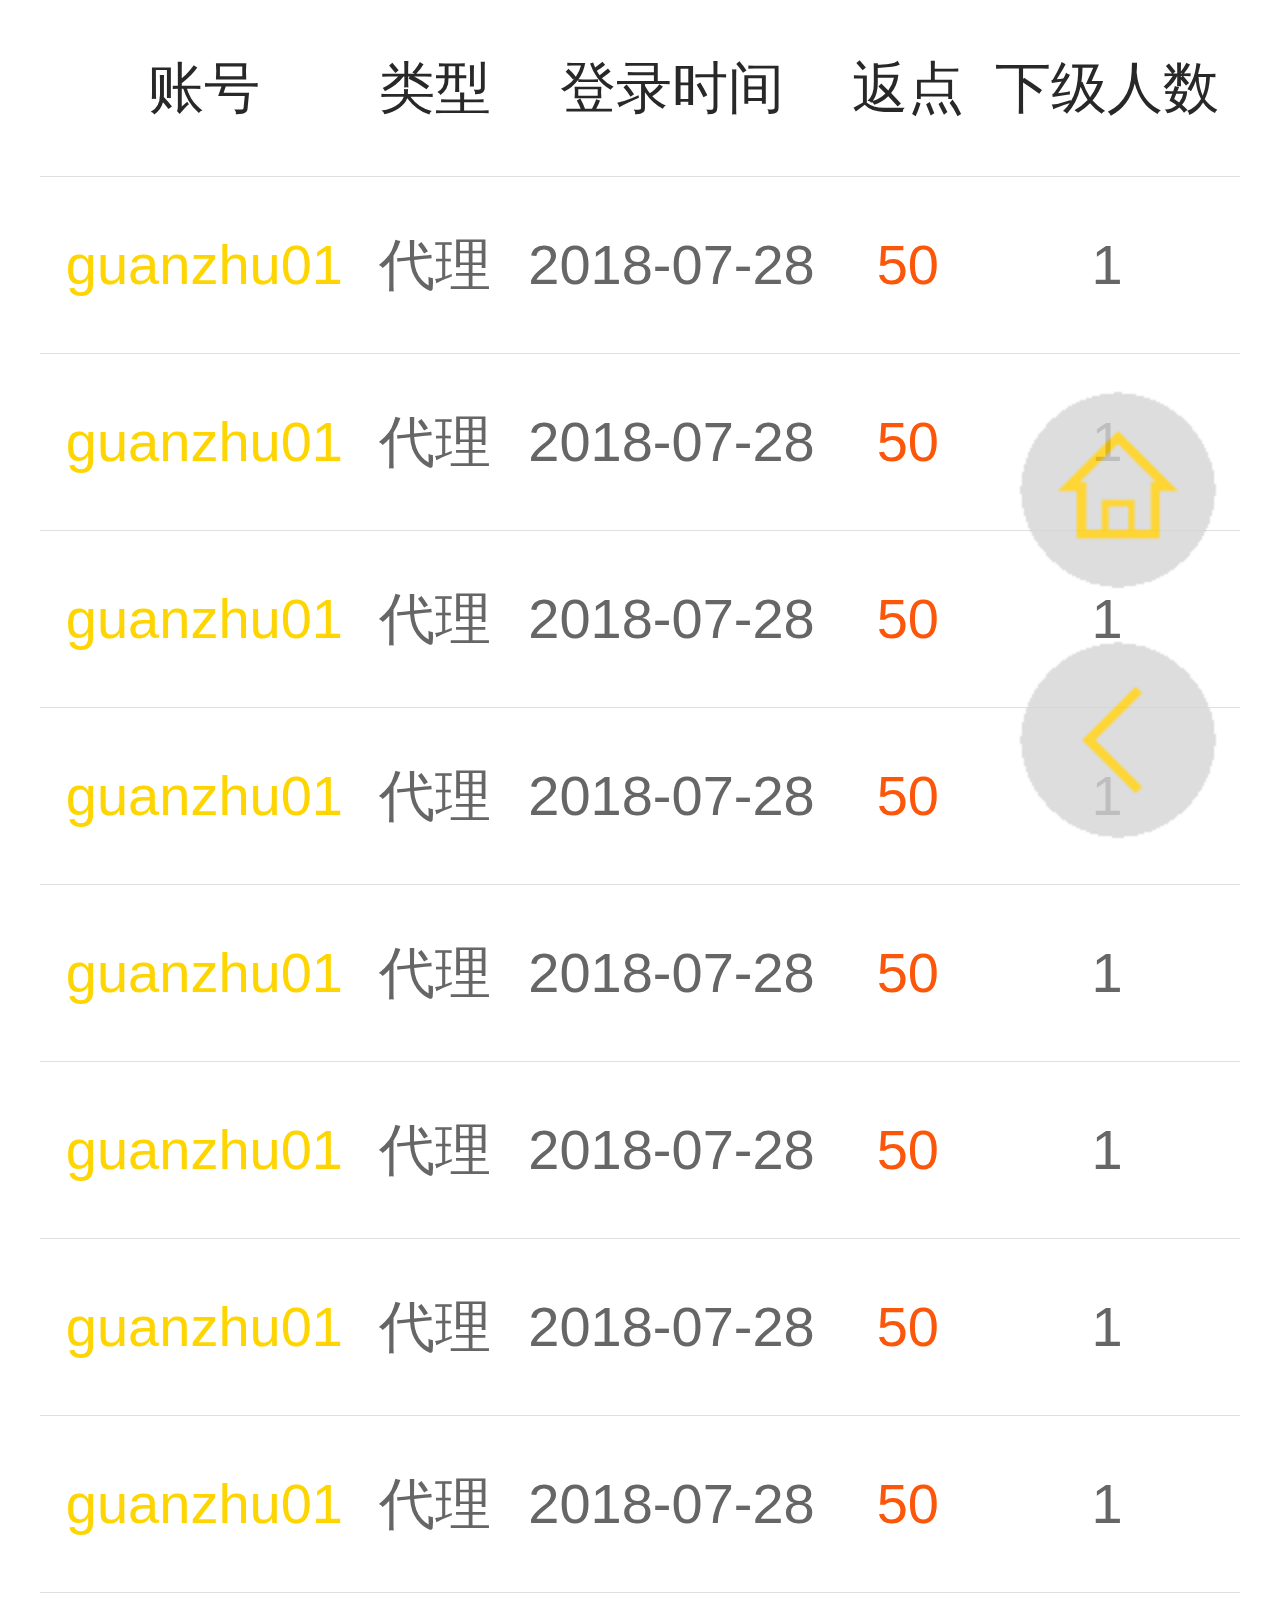
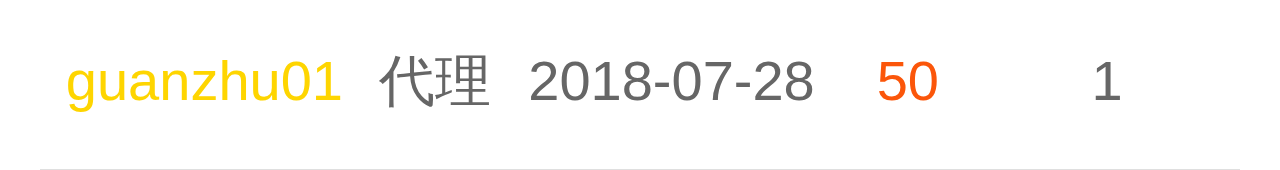
<file: junior.html>
<!DOCTYPE>
<html>
<head>
<meta charset="UTF-8"/>
<meta name="viewport" content="width=device-width,initial-scale=1,minimum-scale=1,maximum-scale=1,user-scalable=no" />
<link rel="stylesheet" type="text/css" href="css/swiper-4.2.2.min.css"/>
<link rel="stylesheet" type="text/css" href="css/common.css"/>
<link rel="stylesheet" type="text/css" href="css/list.css"/>
<script src="js/jquery-1.11.3.min.js" type="text/javascript" charset="utf-8"></script>
<script src="js/swiper-4.2.2.min.js" type="text/javascript" charset="utf-8"></script>
<title>下级管理</title>
	
</head>
<body>
<table>
	<tr><th>账号</th><th>类型</th><th>登录时间</th><th>返点</th><th>下级人数</th></tr>
	<tr><td class="sp1">guanzhu01</td><td>代理</td><td>2018-07-28</td><td class="sp2">50</td><td>1</td></tr>
	<tr><td class="sp1">guanzhu01</td><td>代理</td><td>2018-07-28</td><td class="sp2">50</td><td>1</td></tr>
	<tr><td class="sp1">guanzhu01</td><td>代理</td><td>2018-07-28</td><td class="sp2">50</td><td>1</td></tr>
	<tr><td class="sp1">guanzhu01</td><td>代理</td><td>2018-07-28</td><td class="sp2">50</td><td>1</td></tr>
	<tr><td class="sp1">guanzhu01</td><td>代理</td><td>2018-07-28</td><td class="sp2">50</td><td>1</td></tr>
	<tr><td class="sp1">guanzhu01</td><td>代理</td><td>2018-07-28</td><td class="sp2">50</td><td>1</td></tr>
	<tr><td class="sp1">guanzhu01</td><td>代理</td><td>2018-07-28</td><td class="sp2">50</td><td>1</td></tr>
	<tr><td class="sp1">guanzhu01</td><td>代理</td><td>2018-07-28</td><td class="sp2">50</td><td>1</td></tr>
	<tr><td class="sp1">guanzhu01</td><td>代理</td><td>2018-07-28</td><td class="sp2">50</td><td>1</td></tr>
</table>
<div class="tmenu">
	<a href="./" class="item1"><img src="images/goHome.png" ></a>
	<a href="#" class="item1" onclick="javascript:history.back(-1);"><img src="images/back.png" ></a>
</div>
</body>
</html>
</file>
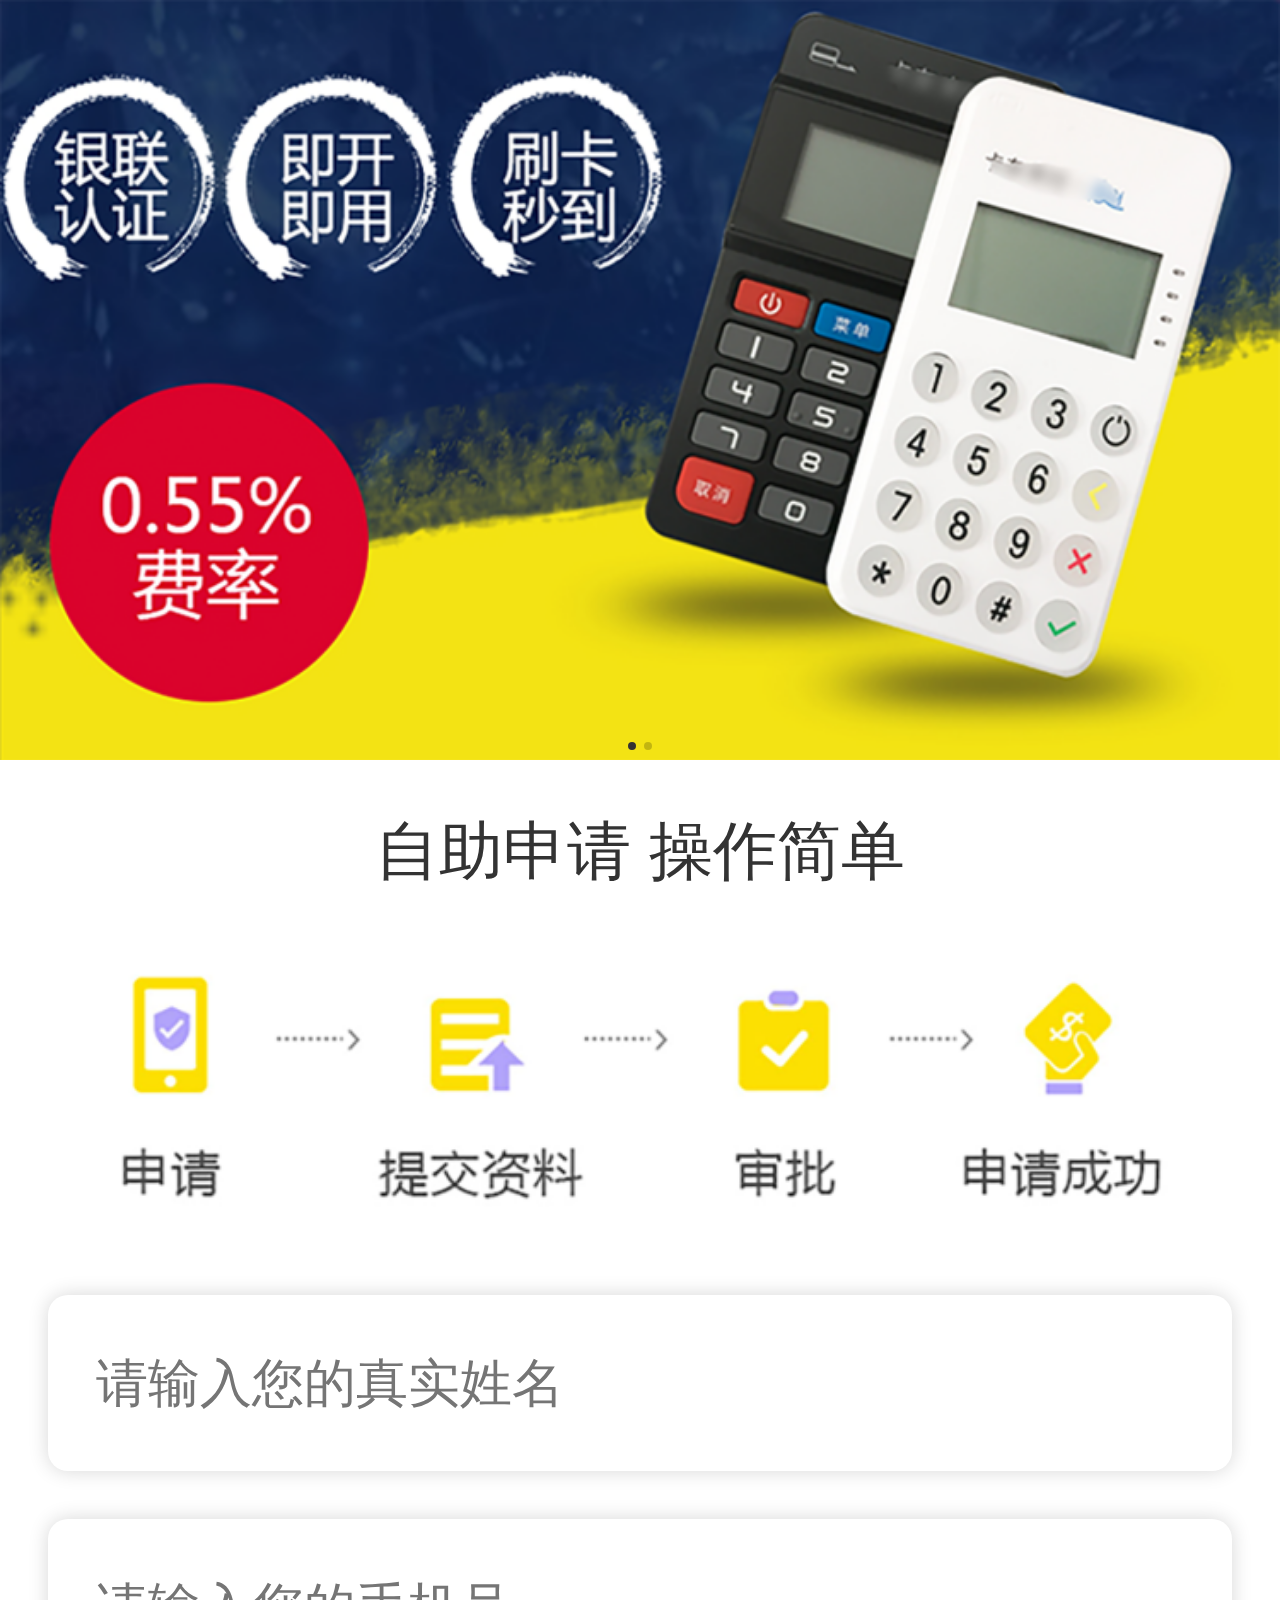
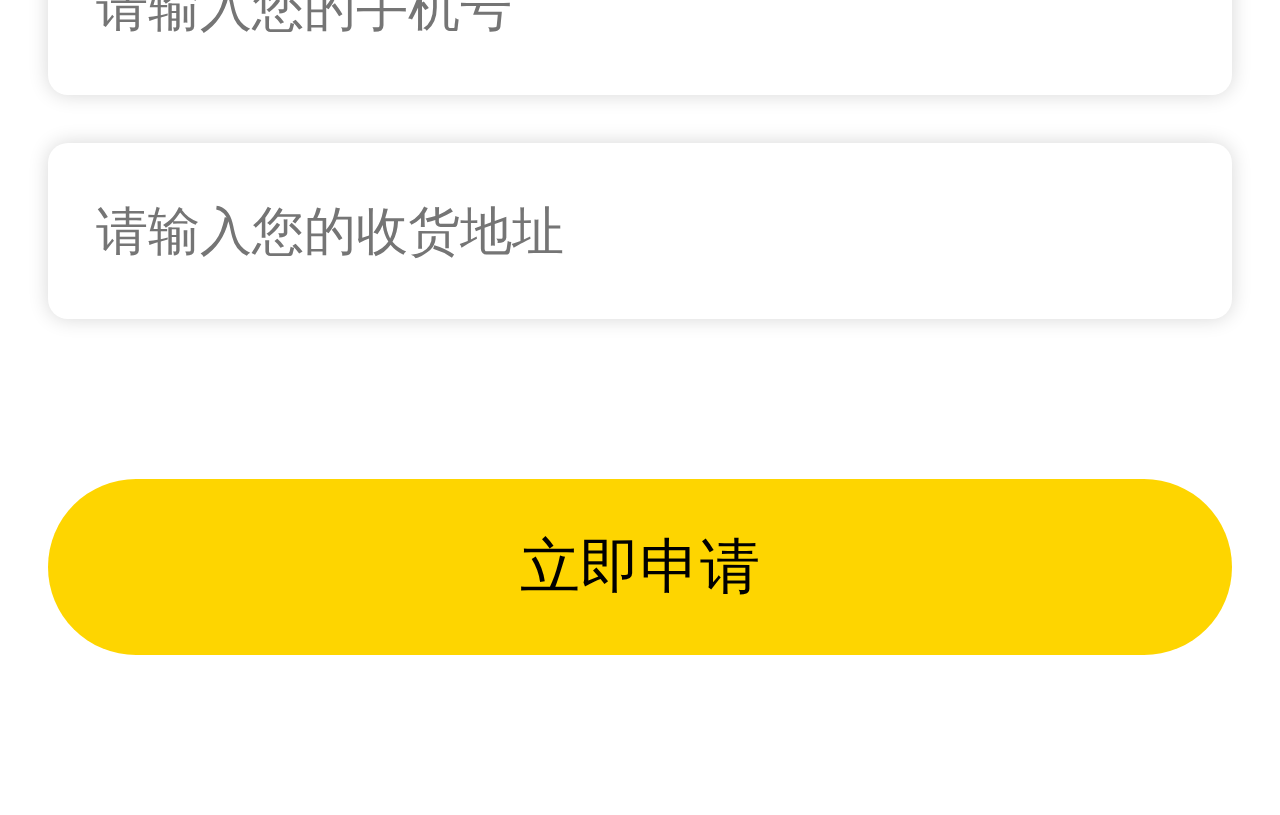
<file: loan.html>
<!DOCTYPE>
<html>
<head>
<meta charset="UTF-8"/>
<meta name="viewport" content="width=device-width,initial-scale=1,minimum-scale=1,maximum-scale=1,user-scalable=no" />
<link rel="stylesheet" type="text/css" href="css/swiper-4.2.2.min.css"/>
<link rel="stylesheet" type="text/css" href="css/common.css"/>
<link rel="stylesheet" type="text/css" href="css/loan.css"/>
<script src="js/jquery-1.11.3.min.js" type="text/javascript" charset="utf-8"></script>
<script src="js/swiper-4.2.2.min.js" type="text/javascript" charset="utf-8"></script>
<title>贷款</title>
	
</head>
<body>
<!--轮播图-->
<div class="swiper-container" id="banner">
	<div class="swiper-wrapper">
		<div class="swiper-slide"><img src="images/banner1.png" ></div>
		<div class="swiper-slide"><img src="images/banner.jpg" ></div>
	</div>
	<div class="swiper-pagination"></div>
</div>
<div class="cont">
	<div class="title">自助申请 操作简单</div>
	<div class="img"><img src="images/dksq.png" ></div>
	<div class="item">
		<input type="text" id="name" value="" placeholder="请输入您的真实姓名" />
	</div>
	<div class="item">
		<input type="text" id="name" value="" placeholder="请输入您的手机号" />
	</div>
	<div class="item">
		<input type="text" id="name" value="" placeholder="请输入您的收货地址" />
	</div>
</div>
<div class="btn">立即申请</div>
</body>
</html>
<script type="text/javascript">
var banner = new Swiper('#banner',{
	autoplay: true,
	pagination: {
    el: '.swiper-pagination',
  },
	observer:true,
	observeParents: true
})
</script>
</file>
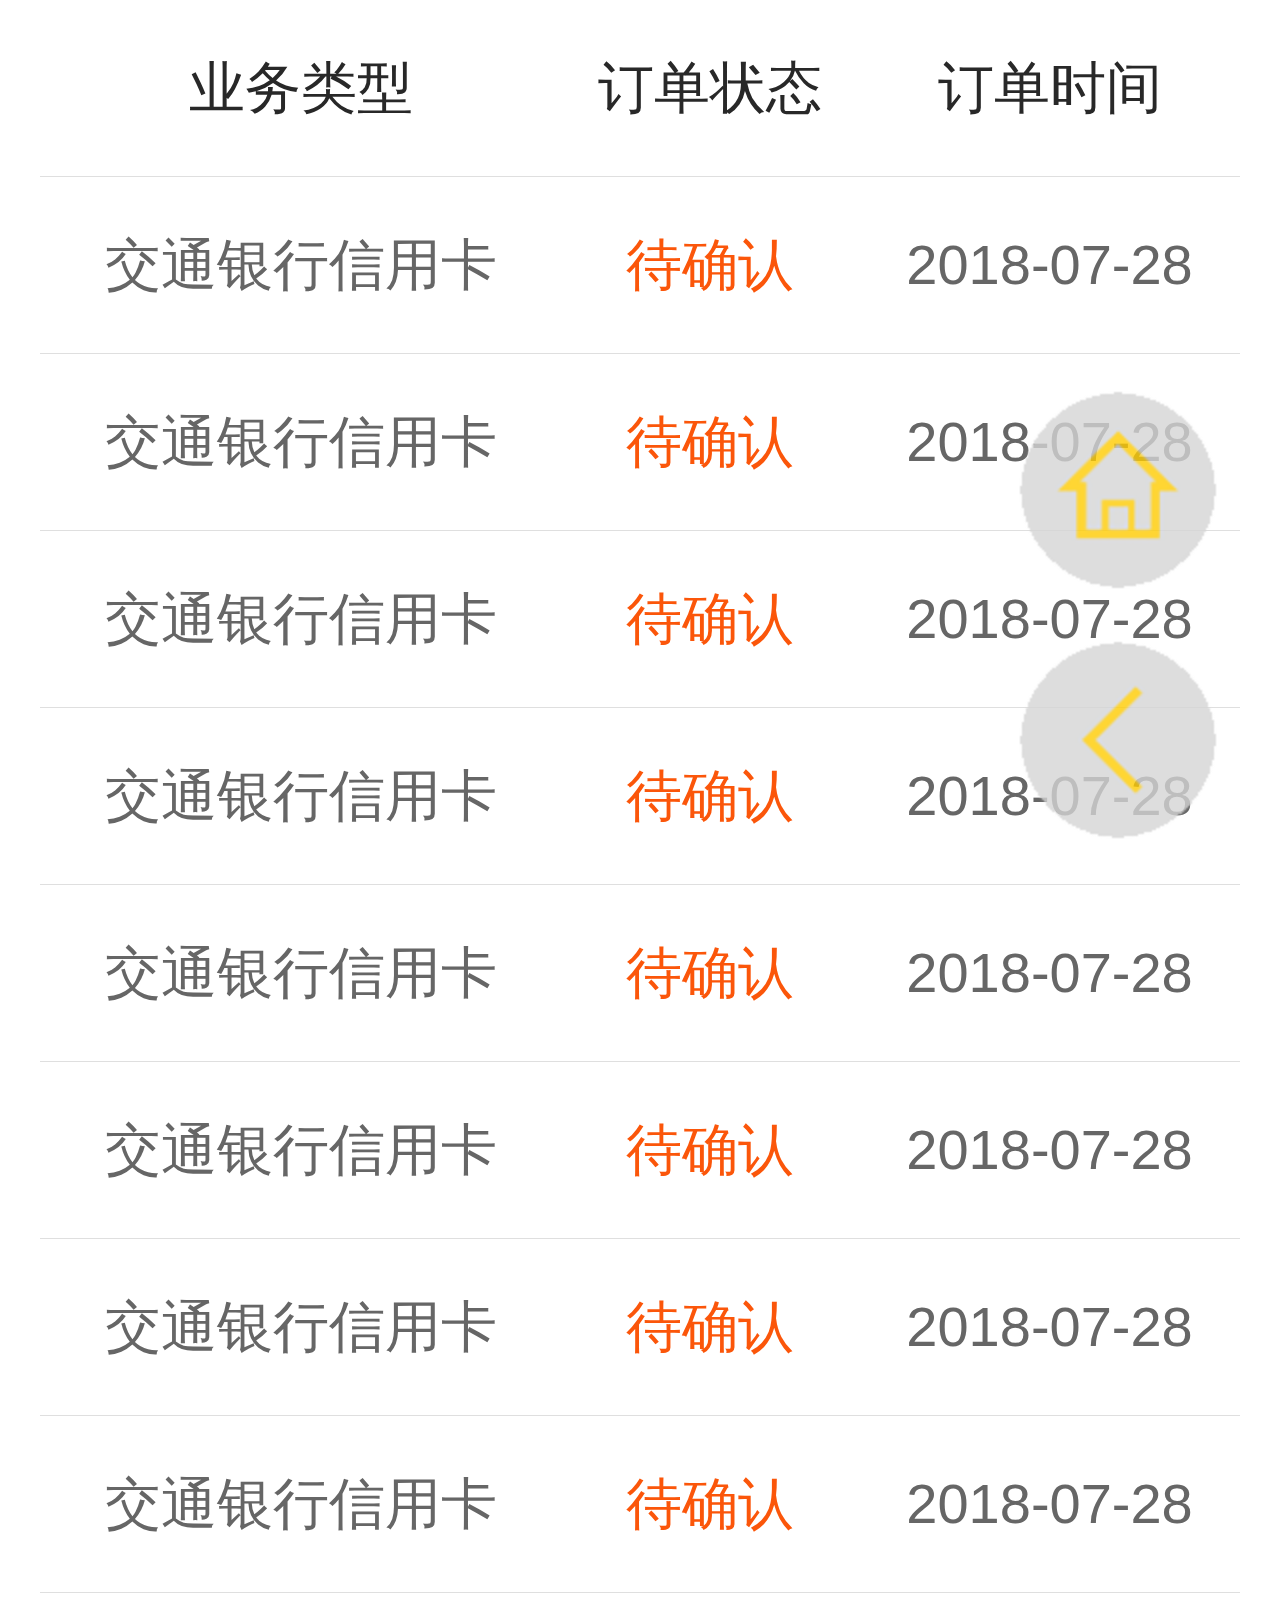
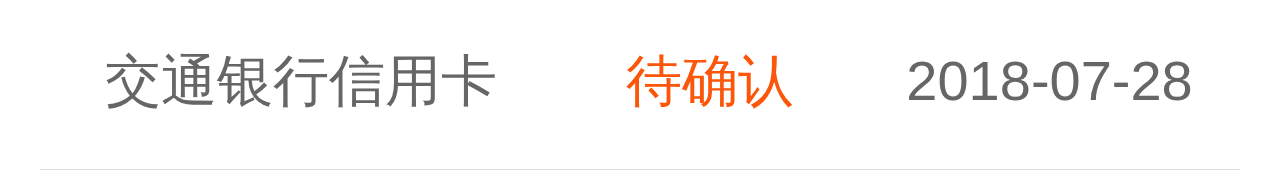
<file: my_order.html>
<!DOCTYPE>
<html>
<head>
<meta charset="UTF-8"/>
<meta name="viewport" content="width=device-width,initial-scale=1,minimum-scale=1,maximum-scale=1,user-scalable=no" />
<link rel="stylesheet" type="text/css" href="css/swiper-4.2.2.min.css"/>
<link rel="stylesheet" type="text/css" href="css/common.css"/>
<link rel="stylesheet" type="text/css" href="css/list.css"/>
<script src="js/jquery-1.11.3.min.js" type="text/javascript" charset="utf-8"></script>
<script src="js/swiper-4.2.2.min.js" type="text/javascript" charset="utf-8"></script>
<title>我的订单</title>
</head>
<body>
<table>
	<tr><th>业务类型</th><th>订单状态</th><th>订单时间</th></tr>
	<tr><td>交通银行信用卡</td><td class="sp2">待确认</td><td>2018-07-28</td></tr>
	<tr><td>交通银行信用卡</td><td class="sp2">待确认</td><td>2018-07-28</td></tr>
	<tr><td>交通银行信用卡</td><td class="sp2">待确认</td><td>2018-07-28</td></tr>
	<tr><td>交通银行信用卡</td><td class="sp2">待确认</td><td>2018-07-28</td></tr>
	<tr><td>交通银行信用卡</td><td class="sp2">待确认</td><td>2018-07-28</td></tr>
	<tr><td>交通银行信用卡</td><td class="sp2">待确认</td><td>2018-07-28</td></tr>
	<tr><td>交通银行信用卡</td><td class="sp2">待确认</td><td>2018-07-28</td></tr>
	<tr><td>交通银行信用卡</td><td class="sp2">待确认</td><td>2018-07-28</td></tr>
	<tr><td>交通银行信用卡</td><td class="sp2">待确认</td><td>2018-07-28</td></tr>
</table>
<div class="tmenu">
	<a href="./" class="item1"><img src="images/goHome.png" ></a>
	<a href="#" class="item1" onclick="javascript:history.back(-1);"><img src="images/back.png" ></a>
</div>
</body>
</html>
</file>
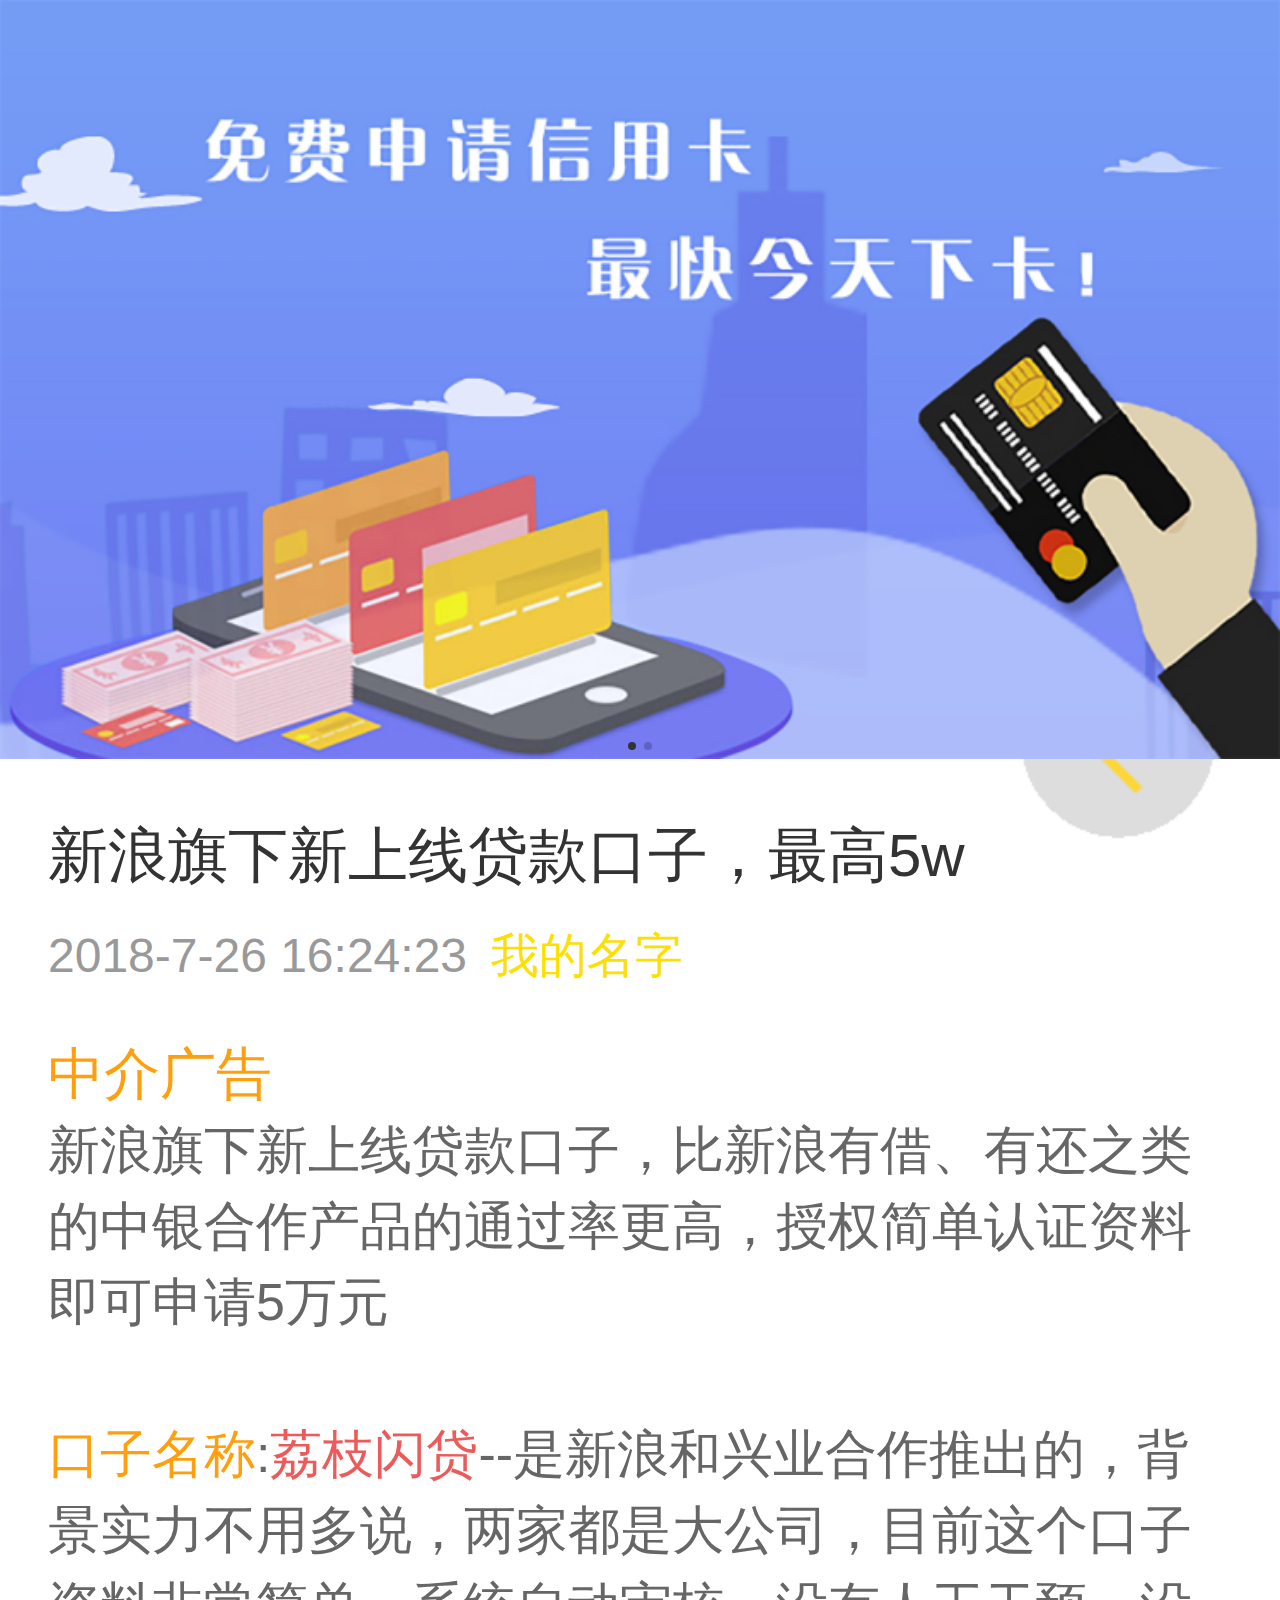
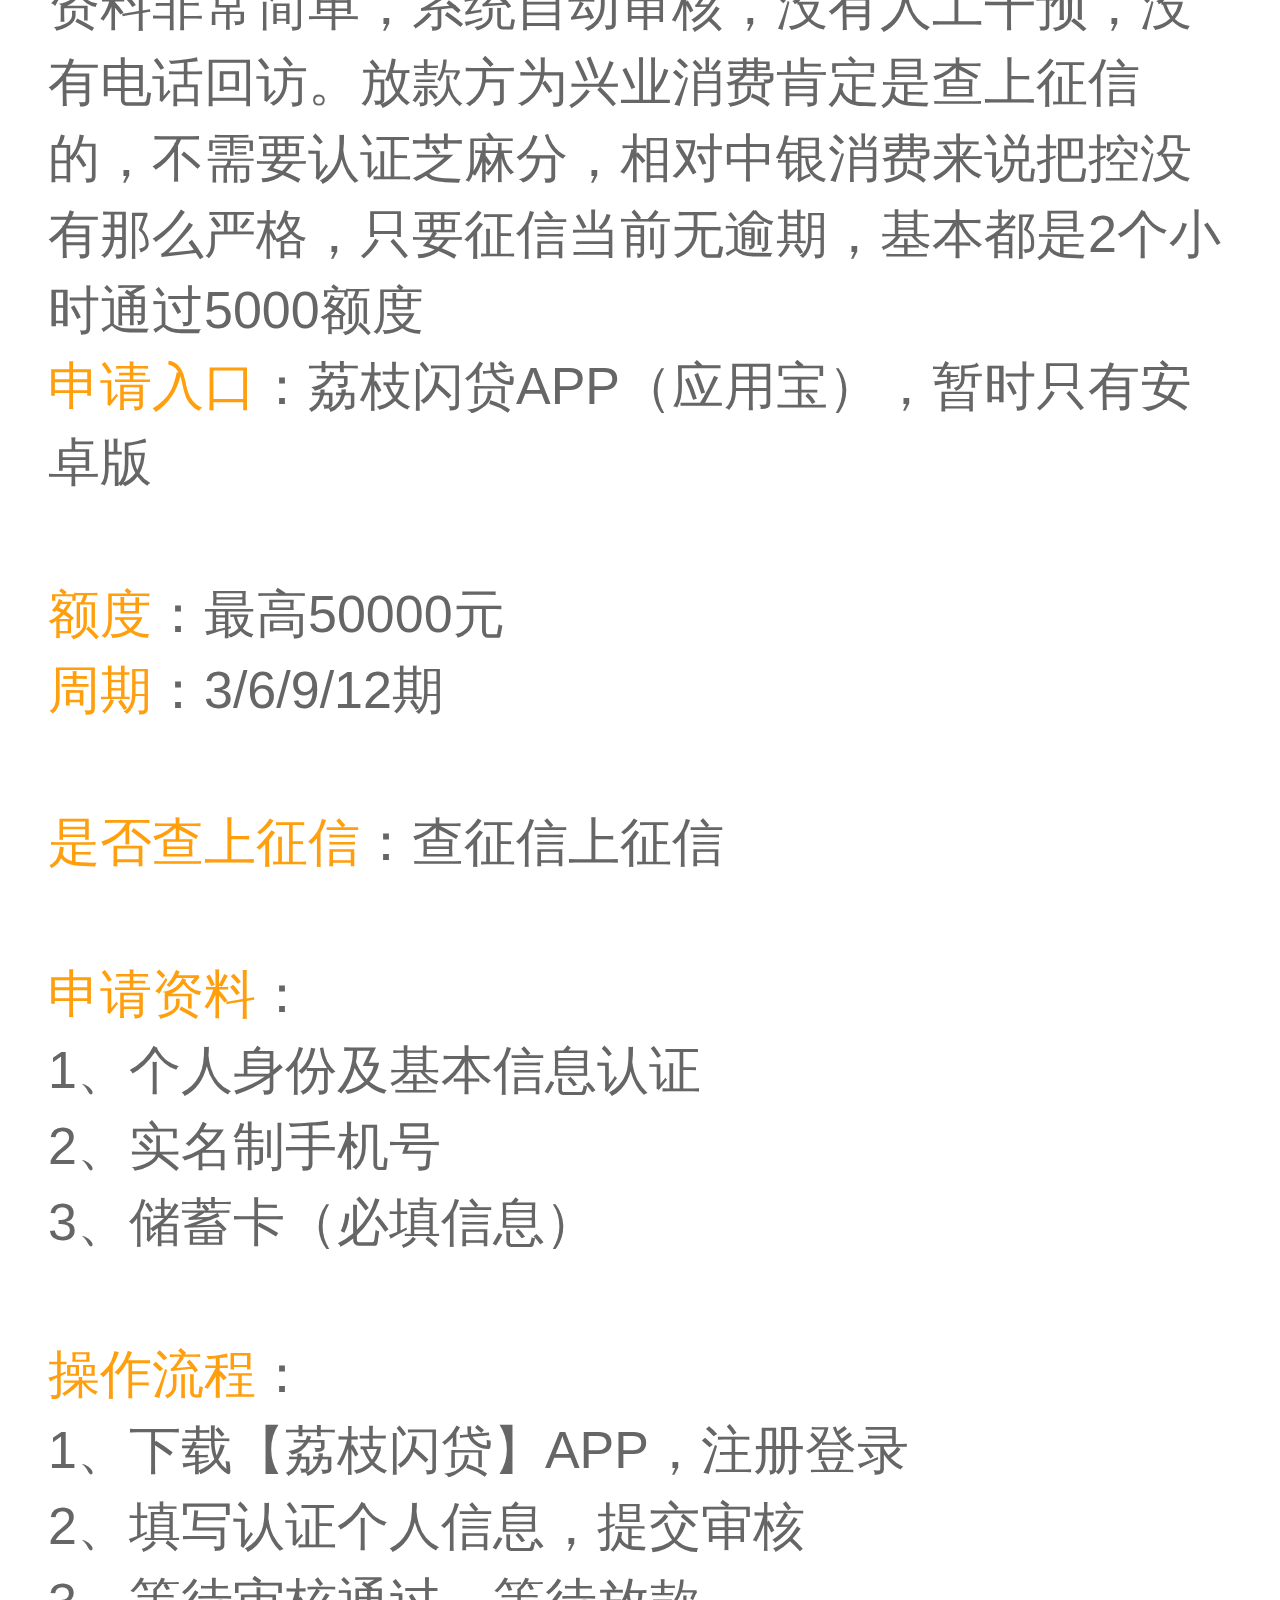
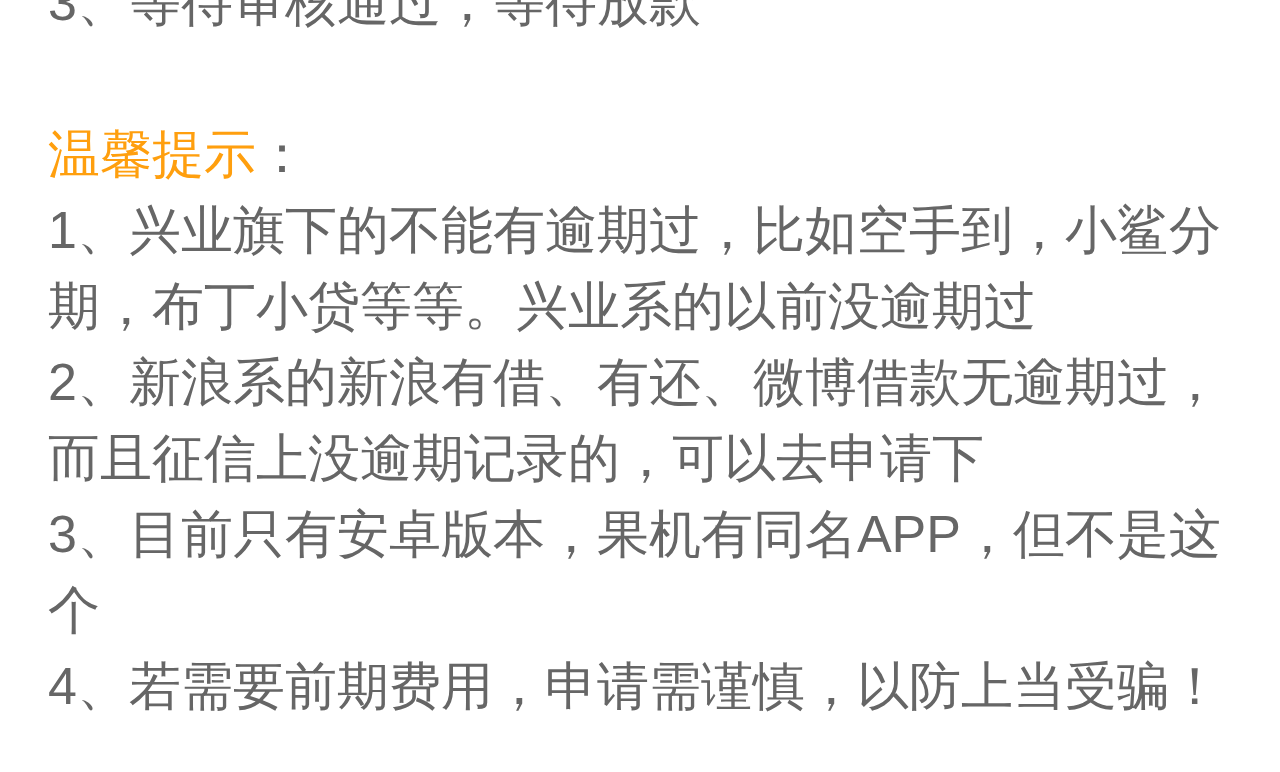
<file: news_show.html>
<!DOCTYPE>
<html>
<head>
<meta charset="UTF-8"/>
<meta name="viewport" content="width=device-width,initial-scale=1,minimum-scale=1,maximum-scale=1,user-scalable=no" />
<link rel="stylesheet" type="text/css" href="css/swiper-4.2.2.min.css"/>
<link rel="stylesheet" type="text/css" href="css/common.css"/>
<link rel="stylesheet" type="text/css" href="css/news_show.css"/>
<script src="js/jquery-1.11.3.min.js" type="text/javascript" charset="utf-8"></script>
<script src="js/swiper-4.2.2.min.js" type="text/javascript" charset="utf-8"></script>
<title>新闻详情</title>
</head>
<body>
<!--轮播图-->
<div class="swiper-container" id="banner">
	<div class="swiper-wrapper">
		<div class="swiper-slide"><img src="images/banner.png" ></div>
		<div class="swiper-slide"><img src="images/banner.jpg" ></div>
	</div>
	<div class="swiper-pagination"></div>
</div>
<div class="cont">
	<div class="title">新浪旗下新上线贷款口子，最高5w</div>
	<div class="line1"><span>2018-7-26 16:24:23</span><span class="name">我的名字</span></div>
	<div class="conttxt">
		<h3>中介广告</h3>
		<p>新浪旗下新上线贷款口子，比新浪有借、有还之类的中银合作产品的通过率更高，授权简单认证资料即可申请5万元</p>
		<br />
		<p><span class="sp1">口子名称</span>:<span class="sp2">荔枝闪贷</span>--是新浪和兴业合作推出的，背景实力不用多说，两家都是大公司，目前这个口子资料非常简单，系统自动审核，没有人工干预，没有电话回访。放款方为兴业消费肯定是查上征信的，不需要认证芝麻分，相对中银消费来说把控没有那么严格，只要征信当前无逾期，基本都是2个小时通过5000额度</p>
		<p><span class="sp1">申请入口</span>：荔枝闪贷APP（应用宝），暂时只有安卓版</p>
		<br />
		<p><span class="sp1">额度</span>：最高50000元</p>
		<p><span class="sp1">周期</span>：3/6/9/12期</p>
		<br />
		<p><span class="sp1">是否查上征信</span>：查征信上征信</p>
		<br />
		<p><span class="sp1">申请资料</span>：</p>
		<p>1、个人身份及基本信息认证</p>
		<p>2、实名制手机号</p>
		<p>3、储蓄卡（必填信息）</p>
		<br />
		<p><span class="sp1">操作流程</span>：</p>
		<p>1、下载【荔枝闪贷】APP，注册登录</p>
		<p>2、填写认证个人信息，提交审核</p>
		<p>3、等待审核通过，等待放款</p>
		<br />
		<p><span class="sp1">温馨提示</span>：</p>
		<p>1、兴业旗下的不能有逾期过，比如空手到，小鲨分期，布丁小贷等等。兴业系的以前没逾期过</p>
		<p>2、新浪系的新浪有借、有还、微博借款无逾期过，而且征信上没逾期记录的，可以去申请下</p>
		<p>3、目前只有安卓版本，果机有同名APP，但不是这个</p>
		<p>4、若需要前期费用，申请需谨慎，以防上当受骗！</p>
	</div>
</div>
<div class="tmenu">
	<a href="./" class="item1"><img src="images/goHome.png" ></a>
	<a href="#" class="item1" onclick="javascript:history.back(-1);"><img src="images/back.png" ></a>
</div>
</body>
</html>
<script type="text/javascript">
var banner = new Swiper('#banner',{
	autoplay: true,
	pagination: {
    el: '.swiper-pagination',
  },
	observer:true,
	observeParents: true
})
</script>
</file>
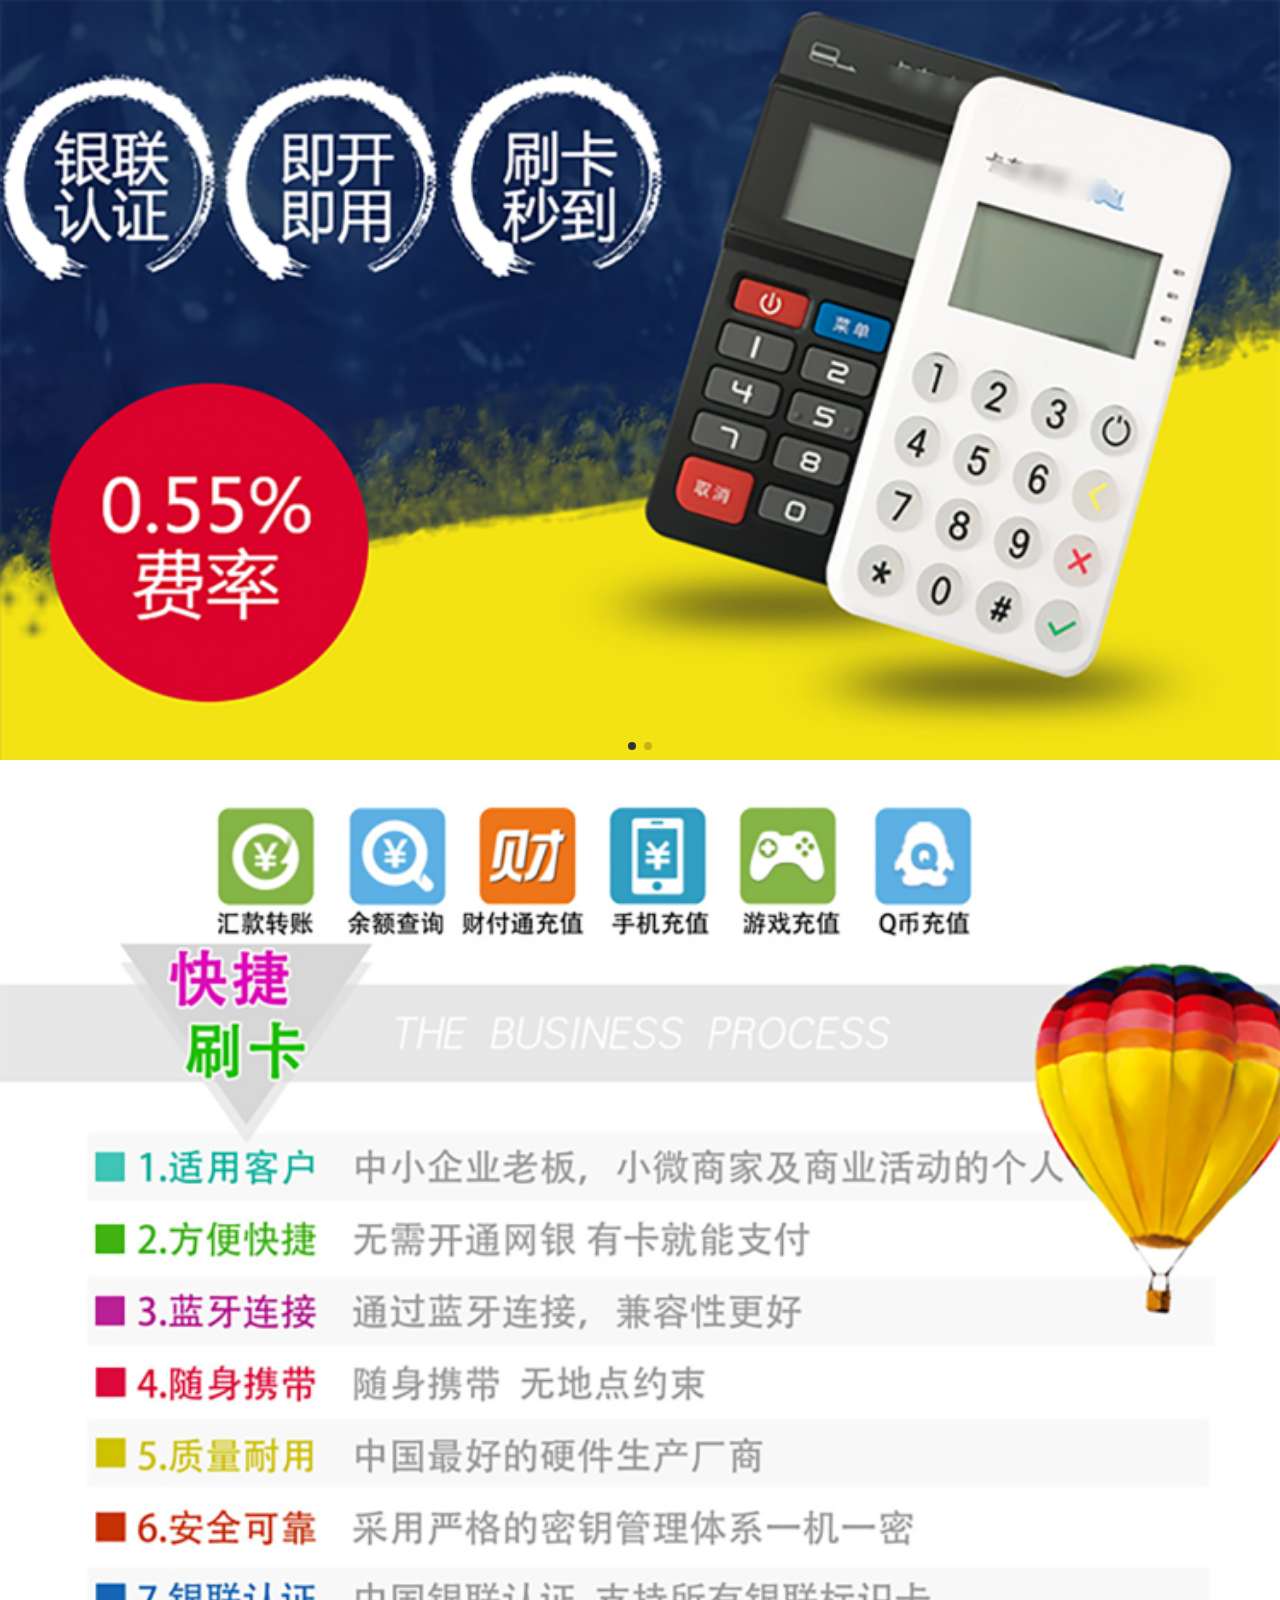
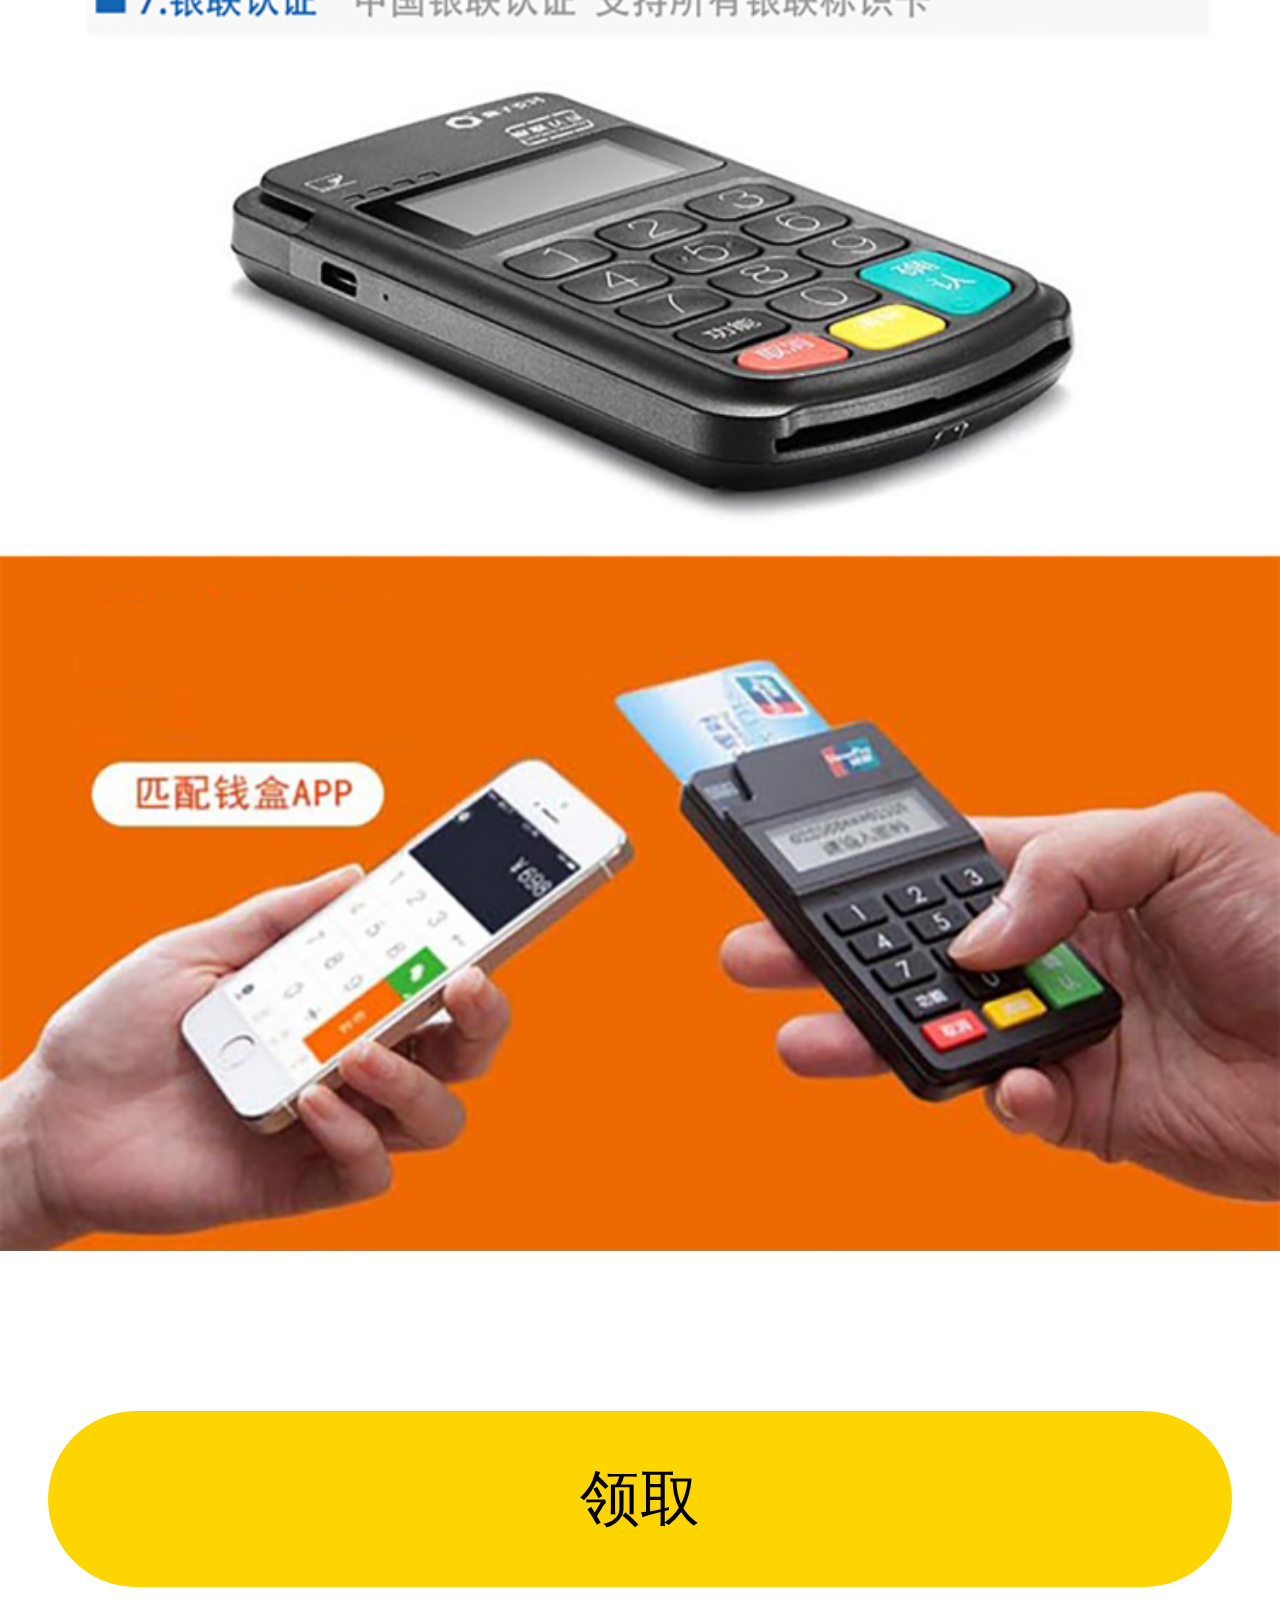
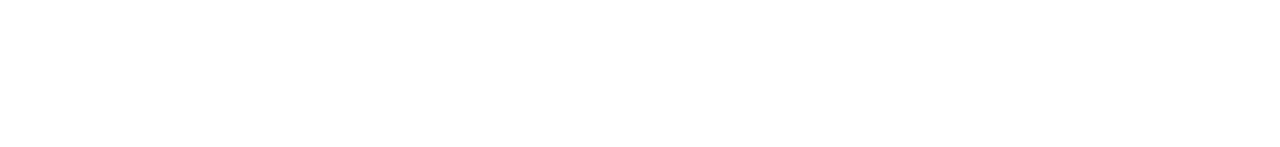
<file: pos.html>
<!DOCTYPE>
<html>
<head>
<meta charset="UTF-8"/>
<meta name="viewport" content="width=device-width,initial-scale=1,minimum-scale=1,maximum-scale=1,user-scalable=no" />
<link rel="stylesheet" type="text/css" href="css/swiper-4.2.2.min.css"/>
<link rel="stylesheet" type="text/css" href="css/common.css"/>
<link rel="stylesheet" type="text/css" href="css/pos.css"/>
<script src="js/jquery-1.11.3.min.js" type="text/javascript" charset="utf-8"></script>
<script src="js/swiper-4.2.2.min.js" type="text/javascript" charset="utf-8"></script>
<title>pos机</title>
	
</head>
<body>
<!--轮播图-->
<div class="swiper-container" id="banner">
	<div class="swiper-wrapper">
		<div class="swiper-slide"><img src="images/banner1.png" ></div>
		<div class="swiper-slide"><img src="images/banner.jpg" ></div>
	</div>
	<div class="swiper-pagination"></div>
</div>
<div class="cont">
	<img src="images/posj.png" >
</div>
<a class="btn" href="get_pos.html">领取</a>
</body>
</html>
<script type="text/javascript">
var banner = new Swiper('#banner',{
	autoplay: true,
	pagination: {
    el: '.swiper-pagination',
  },
	observer:true,
	observeParents: true
})
</script>
</file>
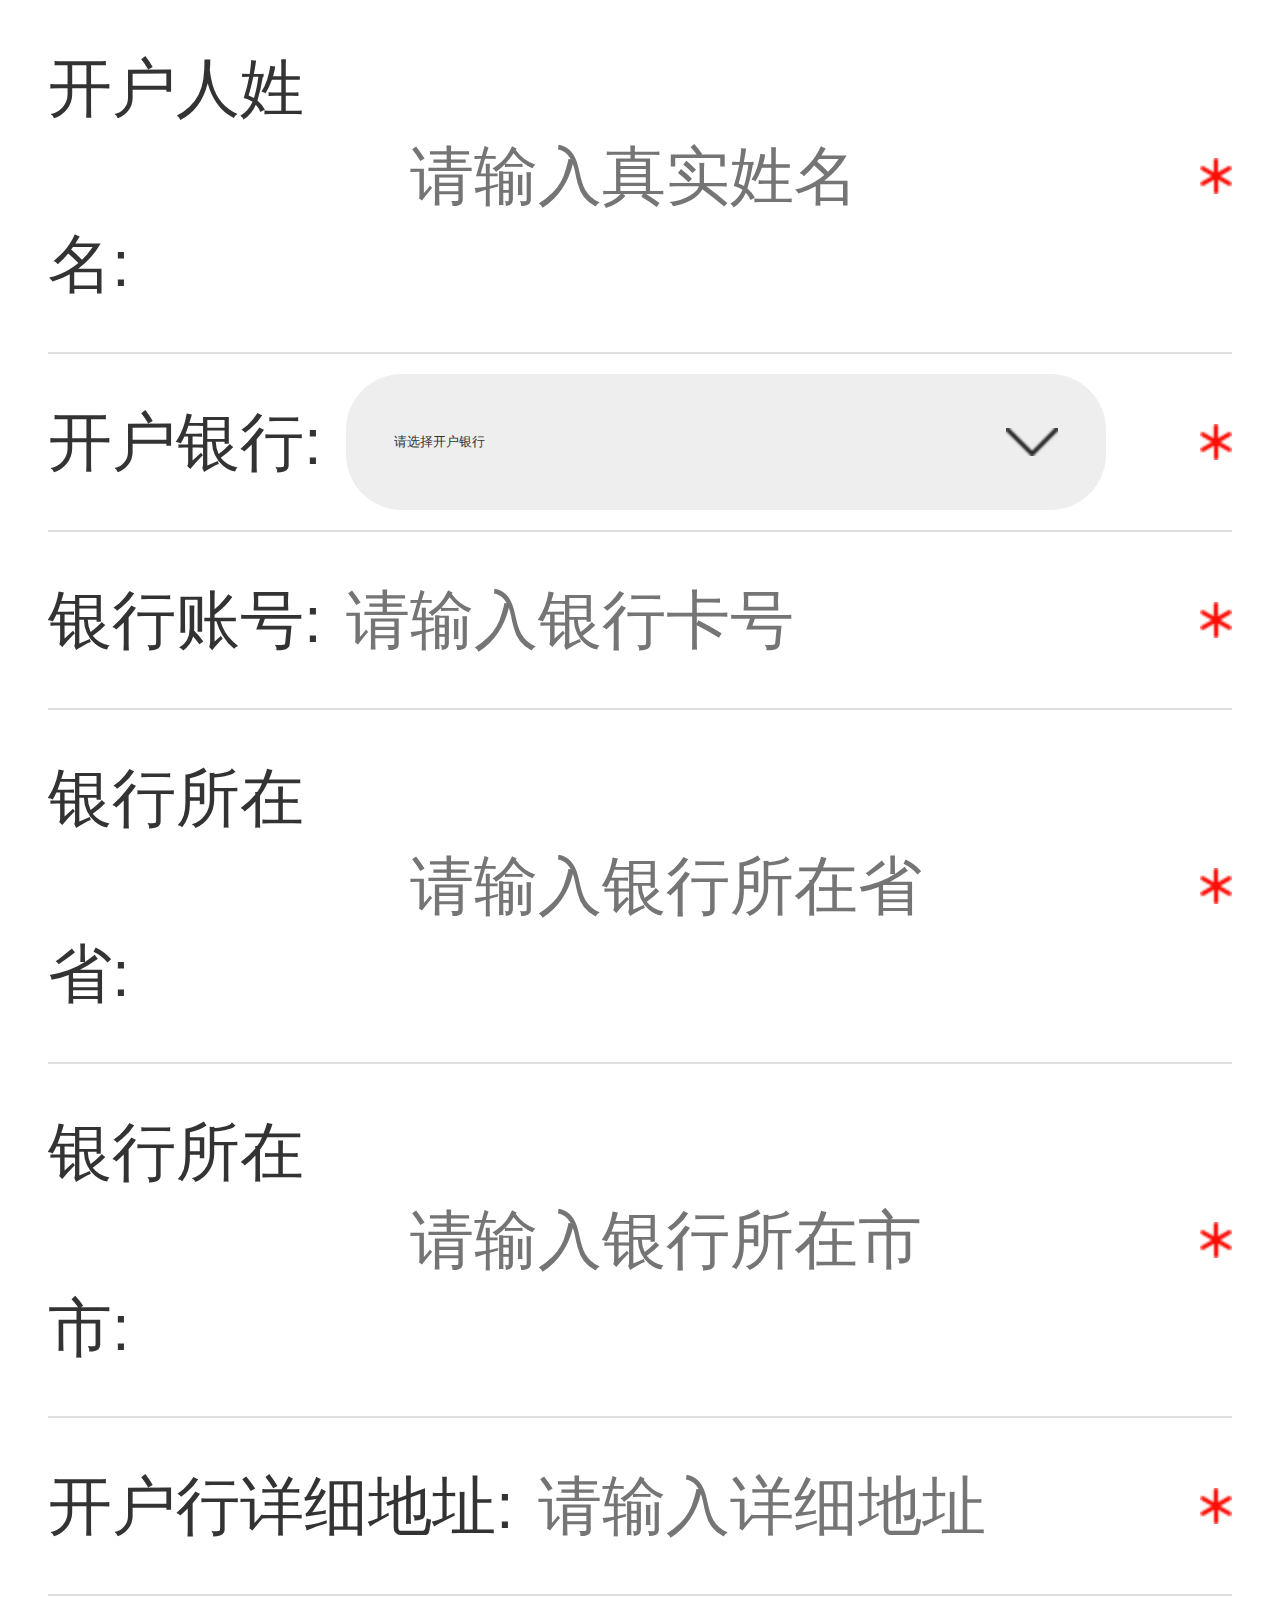
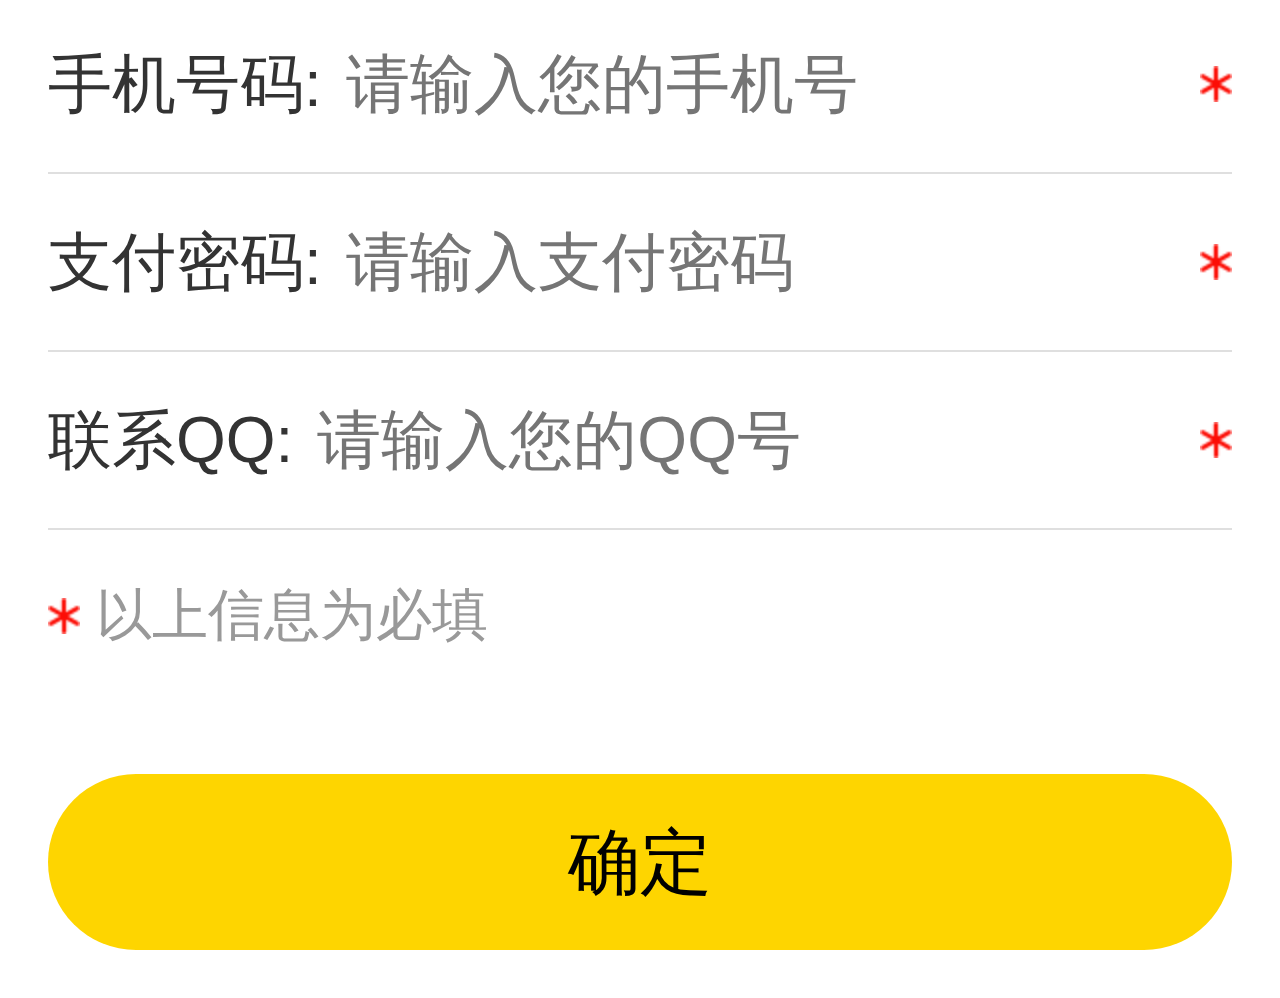
<file: put_forward.html>
<!DOCTYPE>
<html>
<head>
<meta charset="UTF-8"/>
<meta name="viewport" content="width=device-width,initial-scale=1,minimum-scale=1,maximum-scale=1,user-scalable=no" />
<link rel="stylesheet" type="text/css" href="css/common.css"/>
<link rel="stylesheet" type="text/css" href="css/put_forward.css"/>
<script src="js/jquery-1.11.3.min.js" type="text/javascript" charset="utf-8"></script>
<script src="js/common.js" type="text/javascript" charset="utf-8"></script>
<script src="js/put_forward.js" type="text/javascript" charset="utf-8"></script>
<title>佣金提现</title>	
</head>
<body>
<div class="item">
	<div class="name">开户人姓名:</div>
	<div class="input"><input type="text" id="name" placeholder="请输入真实姓名"></div>
</div>
<div class="item">
	<div class="name">开户银行:</div>
	<div class="input"><select id="bank">
		<option value ="0">请选择开户银行</option>
		<option value ="1">建设银行</option>
		<option value ="2">农业银行</option>
		<option value ="3">工商银行</option>
		<option value ="4">中国银行</option>		
		<option value ="5">招商银行</option>
	</select></div>
</div>
<div class="item">
	<div class="name">银行账号:</div>
	<div class="input"><input type="text" id="banknum" placeholder="请输入银行卡号"></div>
</div>
<div class="item">
	<div class="name">银行所在省:</div>
	<div class="input"><input type="text" id="bankp" placeholder="请输入银行所在省"></div>
</div>
<div class="item">
	<div class="name">银行所在市:</div>
	<div class="input"><input type="text" id="bankc" placeholder="请输入银行所在市"></div>
</div>
<div class="item">
	<div class="name">开户行详细地址:</div>
	<div class="input dz"><input type="text" id="bankadd" placeholder="请输入详细地址"></div>
</div>
<div class="item">
	<div class="name">手机号码:</div>
	<div class="input"><input type="number" id="tel" placeholder="请输入您的手机号"></div>
</div>
<div class="item">
	<div class="name">支付密码:</div>
	<div class="input"><input type="password" id="paypassword" placeholder="请输入支付密码"></div>
</div>
<div class="item">
	<div class="name">联系QQ:</div>
	<div class="input"><input type="number" id="qq" placeholder="请输入您的QQ号"></div>
</div>
<p>以上信息为必填</p>
<div class="btn">确定</div>
</body>
</html>
</file>
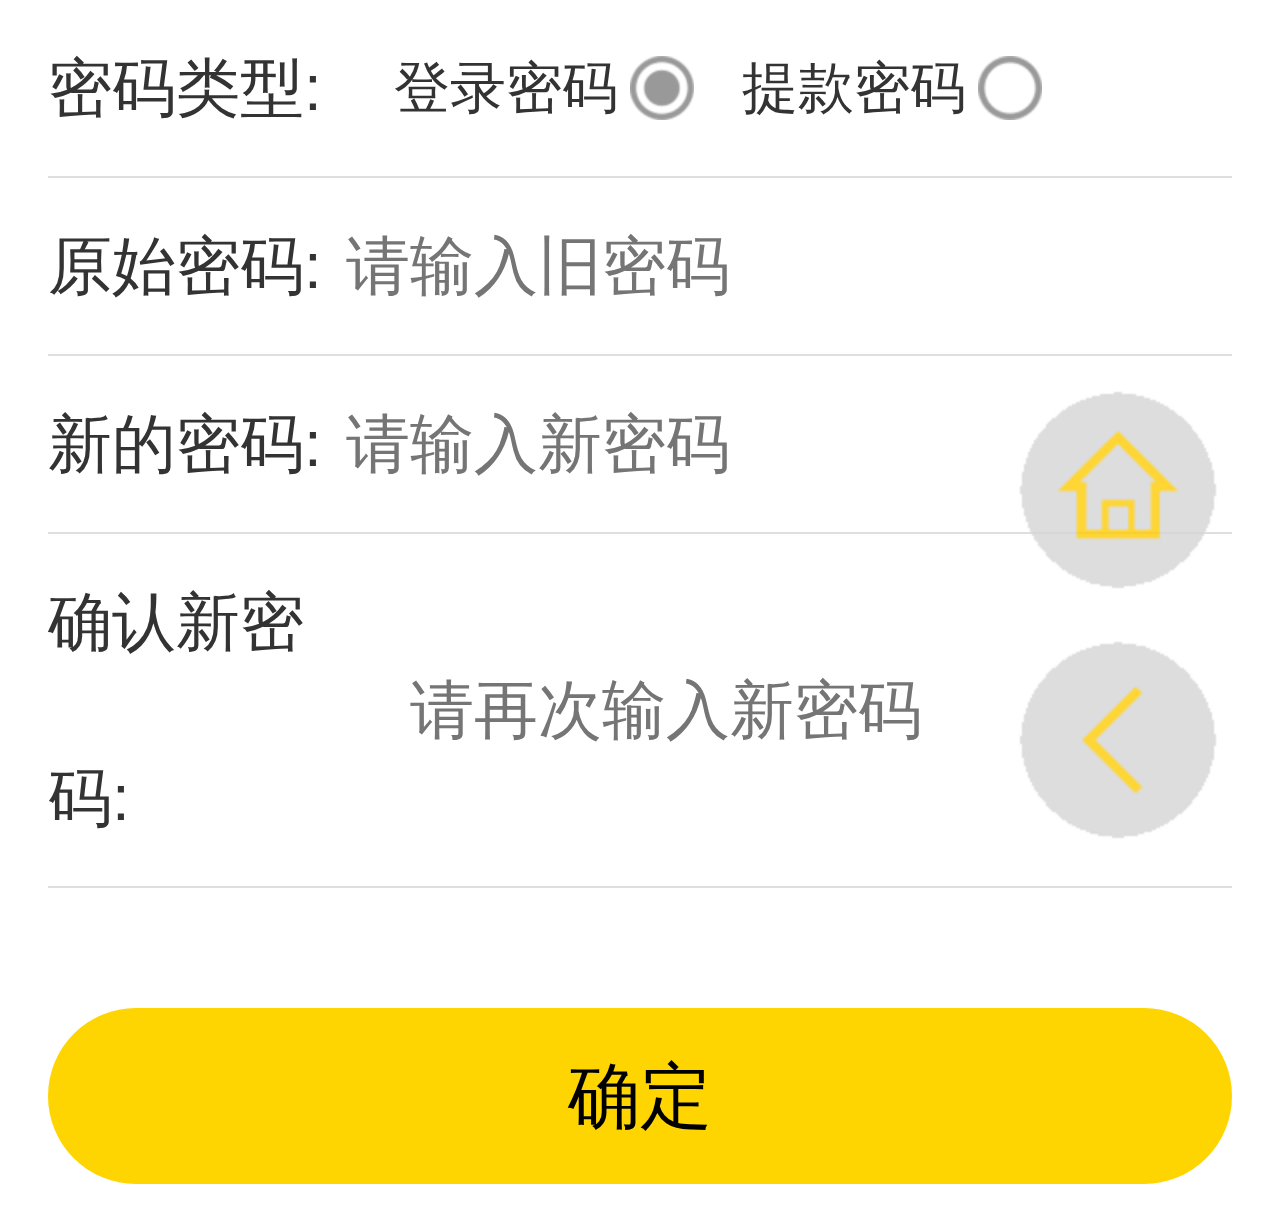
<file: setting.html>
<!DOCTYPE>
<html>
<head>
<meta charset="UTF-8"/>
<meta name="viewport" content="width=device-width,initial-scale=1,minimum-scale=1,maximum-scale=1,user-scalable=no" />
<link rel="stylesheet" type="text/css" href="css/common.css"/>
<link rel="stylesheet" type="text/css" href="css/put_forward.css"/>
<link rel="stylesheet" type="text/css" href="css/setting.css"/>
<script src="js/jquery-1.11.3.min.js" type="text/javascript" charset="utf-8"></script>
<script src="js/put_forward.js" type="text/javascript" charset="utf-8"></script>
<title>提现设置</title>
	
</head>
<body>
<div class='item'>
	<div class="name">密码类型:</div>
	<div class="input"><span class="active">登录密码</span><span>提款密码</span></div>
</div>
<div class="item">
	<div class="name">原始密码:</div>
	<div class="input"><input type="password" id="old" placeholder="请输入旧密码"></div>
</div>
<div class="item">
	<div class="name">新的密码:</div>
	<div class="input"><input type="password" id="new" placeholder="请输入新密码"></div>
</div>
<div class="item">
	<div class="name">确认新密码:</div>
	<div class="input"><input type="password" id="renew" placeholder="请再次输入新密码"></div>
</div>
<div class="btn">确定</div>
<div class="tmenu">
	<a href="./" class="item1"><img src="images/goHome.png" ></a>
	<a href="#" class="item1" onclick="javascript:history.back(-1);"><img src="images/back.png" ></a>
</div>
</body>
</html>
<script type="text/javascript">
$('.item .input span').click(function(){
	$('.item .input span').removeClass('active');
	$(this).addClass('active');
})
</script>
</file>
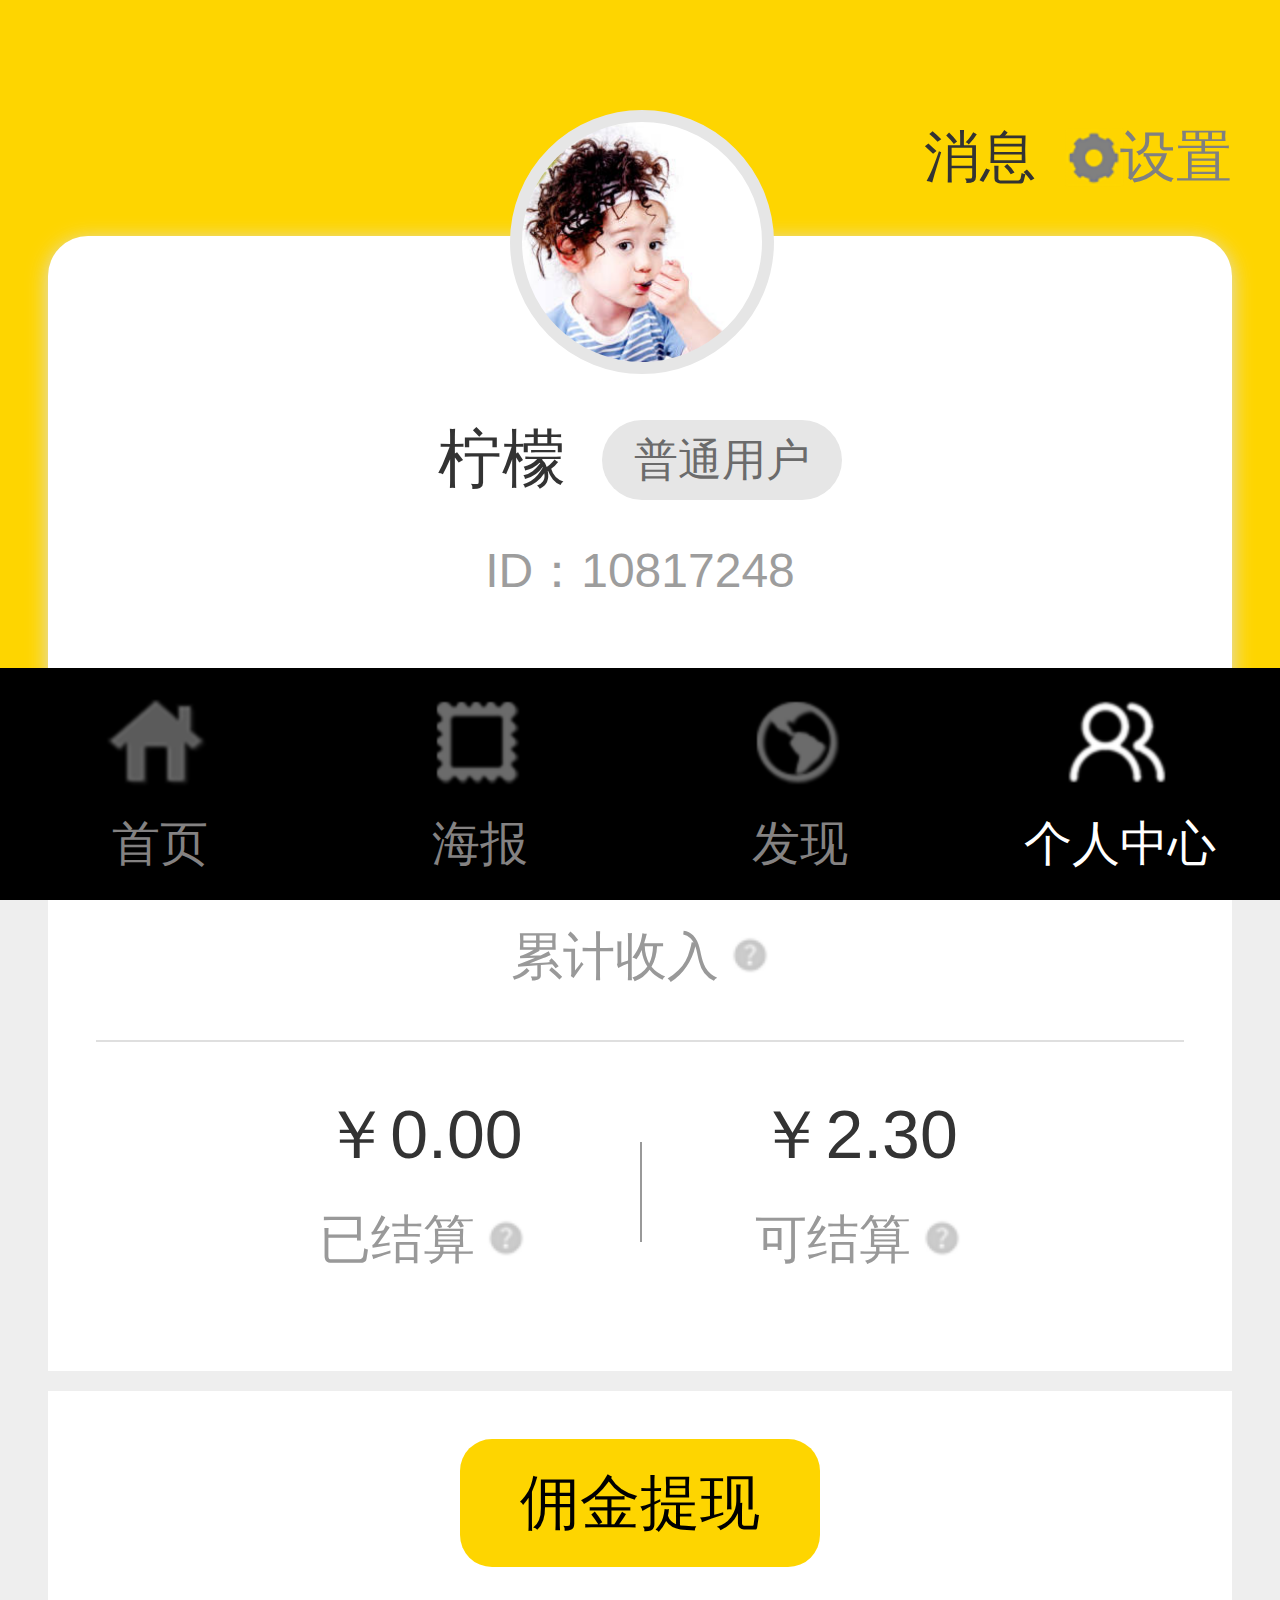
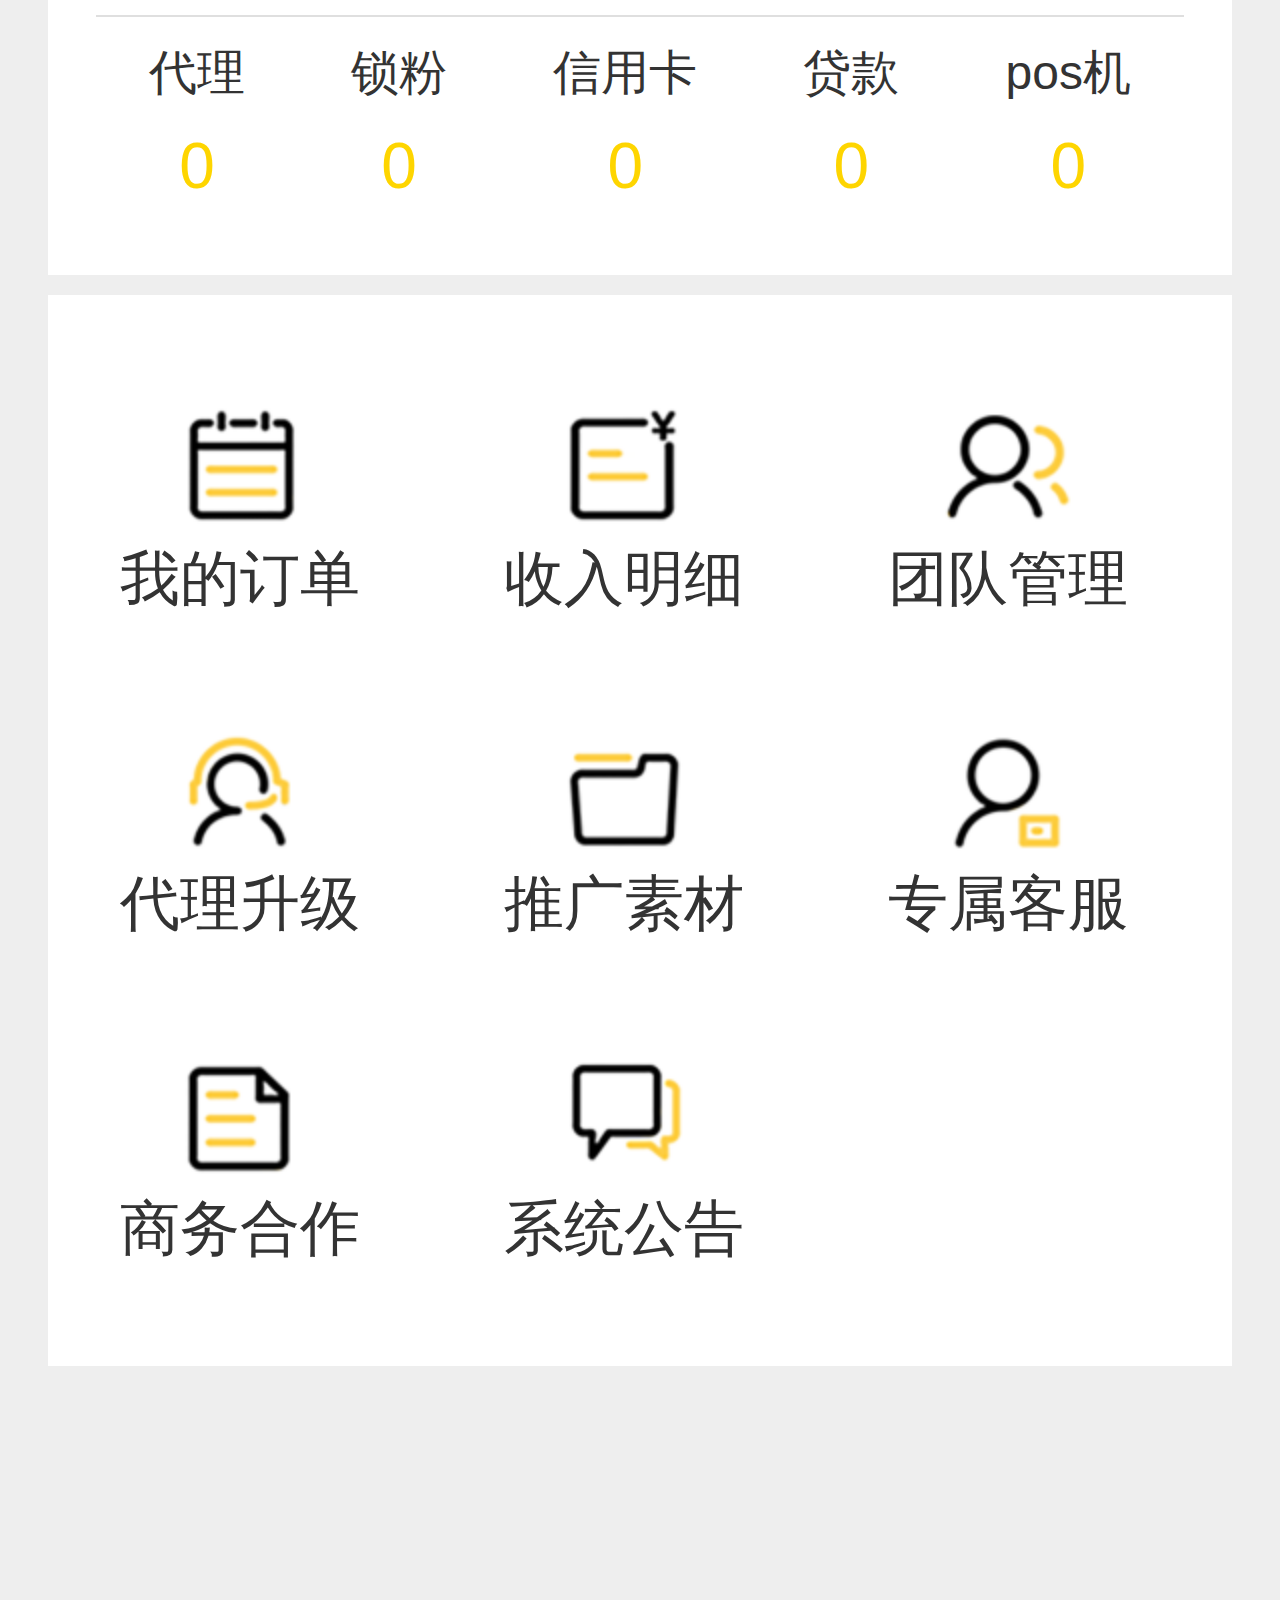
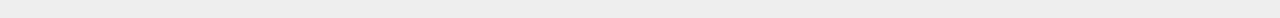
<file: user.html>
<!DOCTYPE>
<html>
<head>
<meta charset="UTF-8"/>
<meta name="viewport" content="width=device-width,initial-scale=1,minimum-scale=1,maximum-scale=1,user-scalable=no" />
<link rel="stylesheet" type="text/css" href="css/common.css"/>
<link rel="stylesheet" type="text/css" href="css/user.css"/>
<script src="js/jquery-1.11.3.min.js" type="text/javascript" charset="utf-8"></script>
<title>个人中心</title>
	
</head>
<body>
<div class="headtop">
	<div class="line1">
		<div class="headimg" style="background: url(images/head.png) no-repeat center;background-size: cover;"></div>
		<div class="line2">
			<div class="username">柠檬</div>
			<div class="tag">普通用户</div>
		</div>
		<div class="line3">ID：10817248</div>
	</div>
	<div class="line4">
		<span>消息</span><a href="setting.html" class="setting">设置</a>
	</div>
</div>
<div class="main">
	<div class="all">
		<h3>￥2.30</h3>
		<p>累计收入<a href=""><img src="images/u4--.png" ></a></p>
	</div>
	<div class="line1">
		<div class="item">
			<h3>￥0.00</h3>
			<p>已结算<a href=""><img src="images/u4--.png" ></a></p>
		</div>
		<div class="item">
			<h3>￥2.30</h3>
			<p>可结算<a href=""><img src="images/u4--.png" ></a></p>
		</div>
	</div>
</div>
<div class="main">
	<a class="btn" href="put_forward.html">佣金提现</a>
	<div class="line2">
		<a class="item">
			<h3>代理</h3>
			<p>0</p>
		</a>
		<a class="item">
			<h3>锁粉</h3>
			<p>0</p>
		</a>
		<a class="item">
			<h3>信用卡</h3>
			<p>0</p>
		</a>
		<a class="item">
			<h3>贷款</h3>
			<p>0</p>
		</a>
		<a class="item">
			<h3>pos机</h3>
			<p>0</p>
		</a>
	</div>
</div>
<div class="main">
	<div class="line3">
		<a href="" class="item">
			<i><img src="images/u4-1.png" ></i>
			<p>我的订单</p>
		</a>
		<a href="" class="item">
			<i><img src="images/u4-2.png" ></i>
			<p>收入明细</p>
		</a>
		<a href="" class="item">
			<i><img src="images/u4-3.png" ></i>
			<p>团队管理</p>
		</a>
		<a href="agent_up.html" class="item">
			<i><img src="images/u4-4.png" ></i>
			<p>代理升级</p>
		</a>
		<a href="" class="item">
			<i><img src="images/u4-5.png" ></i>
			<p>推广素材</p>
		</a>
		<a href="" class="item">
			<i><img src="images/u4-6.png" ></i>
			<p>专属客服</p>
		</a>
		<a href="" class="item">
			<i><img src="images/u4-7.png" ></i>
			<p>商务合作</p>
		</a>
		<a href="" class="item">
			<i><img src="images/u4-8.png" ></i>
			<p>系统公告</p>
		</a>
	</div>
</div>
<div class="he"></div>
<div class="botmenu">
  <a href="index.html" class="bmenu home"> 首页 </a>
  <a href="poster.html" class="bmenu zqh"> 海报 </a>
	<a href="find.html" class="bmenu th"> 发现 </a>
  <a href="user.html" class="bmenu my active"> 个人中心 </a>
</div>
</body>
</html>
</file>
<file: css/index.css>
html {
	background: #f2f2f2;
}
.indexmenu {
	background: #FFFFFF;
	display: flex;
	justify-content: space-around;
	align-items: center;
	flex-wrap: wrap;
	text-align: center;
	padding: 0.24rem;
}
.indexmenu .item {
	display: block;
	width: 18%;
	padding: 3%;
	font-size: 0.26rem;
}
.ad {
	margin: 0.24rem;
}
.newslist .item {
	display: flex;
	justify-content: space-between;
	background: #fff;
	margin: 0 0.24rem 0.24rem 0.24rem;
	font-size: 0.24rem;
	color: #999;
}
.newslist .item .img {
	width: 2.3rem;
	height: 1.5rem;
}
.newslist .item .info {
	width: 3.4rem;
	padding: 0.2rem 0.12rem;
}
.newslist .item .info h3 {
	font-size: 0.28rem;
	color: #333;
	margin-bottom: 0.05rem;
}
.newslist .item .info p {
	overflow:hidden; 
	text-overflow:ellipsis;
	display:-webkit-box; 
	-webkit-box-orient:vertical;
	-webkit-line-clamp:2; 
}
</file>
<file: css/news_show.css>
.cont {
	padding: 0.24rem;
	font-size: 0.26rem;
	color: #666;
}
.cont .title {
	font-size: 0.3rem;
	line-height: 0.48rem;
	margin-bottom: 0.1rem;
	color: #333;
}
.cont .line1 {
	font-size: 0.24rem;
	color: #999;
}
.cont .line1 .name {
	margin-left: 0.12rem;
	color: #FCE003;
}
.cont .conttxt {
	margin-top: 0.24rem;
	line-height: 0.38rem;
}
.cont .conttxt h3 {
	font-size: 0.28rem;
	color: #FF9F0E;
}
.cont .conttxt p .sp1 {
	color: #FF9F0E;
}
.cont .conttxt p .sp2 {
	color: #EB5B5B;
}
/*代理升级*/
.dlsj {
	padding: 0.24rem;
	font-size: 0.24rem;
	color: #666;
}
.dlsj .title {
	text-align: center;
	font-size: 0.32rem;
	color: #FB560A;
	line-height: 0.88rem;
}
.dlsj .s_t {
	color: #282828;
	font-size: 0.28rem;
	border-left: #FED500 solid 0.05rem;
	padding-left: 0.12rem;
	height: 0.28rem;
	line-height: 0.28rem;
	overflow: hidden;
	margin-top: 0.2rem;
	margin-bottom: 0.1rem;
}
.dlsj p .sp1 {
	color: #FED500;
}
</file>
<file: css/credit_card.css>
html {
	background: #eee;
}
.title {
	padding: 0 0.24rem;
	line-height: 0.88rem;
	font-size: 0.32rem;
}
.list {
	display: flex;
	justify-content: flex-start;
	flex-wrap: wrap;
	padding: 0 0.24rem;
}
.list .item {
	display: block;
	text-align: center;
	width: 2.4rem;
	padding: 0.24rem;
	background: #fff;
	margin-right: 0.16rem;
	margin-bottom: 0.2rem;
	position: relative;
}
.list .item:nth-child(2n) {
	margin-right: 0;
}
.list .item .imgbox {
	width: 100%;
	height: 1.7rem;
	text-align: center;
}
.list .item .imgbox img {
	width: 2.11rem;
	height: 1.45rem;
	display: inline-block;
}
.list .item .name {
	font-size: 0.28rem;
	margin-top: 0.14rem;
	position: relative;
	border-top: #DFDFDF solid 0.01rem;
	padding-top: 0.24rem;
}
.list .item .name .tag {
	position: absolute;
	top: -0.2rem;
	width: 100%;
	font-size: 0.22rem;
}
.list .item .name .tag span {
	display: inline-block;
	background: #ff4400;
	color: #fff;
	padding: 0.05rem 0.12rem;
	border-radius: 0.1rem;
	margin-right: 0.12rem;
	z-index: 9;
}
</file>
<file: css/find.css>
html {
	background: #f2f2f2;
}
.tab {
	background: #fff;
	display: flex;
	justify-content: space-around;
	align-items: center;
	margin: 0 0.24rem 0.12rem;
	height: 0.78rem;
	font-size: 0.26rem;
	padding: 0 0.12rem;
	color: #666;
}
.tab .item {
	color: #333;
	line-height: 0.48rem;
}
.tab .item.active {
	border-bottom: #FED500 solid 0.03rem;
}
.newslist {
	padding: 0.24rem;
}
.newslist .title {
	display: flex;
	justify-content: space-between;
	font-size: 0.28rem;
	margin-bottom: 0.2rem;
}
.newslist .item {
	display: flex;
	justify-content: space-between;
	background: #fff;
	padding-bottom: 0.2rem;
	font-size: 0.24rem;
	color: #999;
	padding: 0.12rem;
}
.newslist .item .img {
	width: 2rem;
	height: 1.5rem;
}
.newslist .item .info {
	width: 3.5rem;
	border-bottom: #dfdfdf solid 0.01rem;
}
.newslist .item:last-child .info {
	border-bottom: none;
}
.newslist .item .info h3 {
	font-size: 0.28rem;
	color: #333;
	overflow:hidden; 
	text-overflow:ellipsis;
	display:-webkit-box; 
	-webkit-box-orient:vertical;
	-webkit-line-clamp:2;
	margin-bottom: 0.2rem;
	height: 0.78rem;
	overflow: hidden;
}
.newslist .item .info p {
	display: flex;
	justify-content: space-between;
}
</file>
<file: css/pos.css>
.btn {
	display: block;
	margin: 0.8rem 0.24rem;
	background: #FED500;
	color: #000;
	font-size: 0.3rem;
	text-align: center;
	line-height: 0.88rem;
	border-radius: 0.88rem;
}
.cont .title {
	padding: 0.24rem;
	font-size: 0.32rem;
}
.cont .item {
	background: #eee;
	line-height: 0.88rem;
	height: 0.88rem;
	border-radius: 0.88rem;
	display: flex;
	margin: 0 0.24rem 0.24rem;
	padding: 0 0.24rem;
	align-items: center;
}
.cont .item i {
	width: 0.48rem;
	margin-right: 0.12rem;
}
.cont .item input {
	height: 0.48rem;
	line-height: 0.48rem;
	font-size: 0.26rem;
}
</file>
<file: css/list.css>
table {
	margin: 0 auto;
	width: calc(100% - 0.4rem);
	text-align: center;
}
tr {
	line-height: 0.88rem;
	border-bottom: #DFDFDF solid 1px;
	font-size: 0.28rem;
	color: #666;
}
tr:first-child {
	color: #282828;
	font-size: 0.28rem;
}
td,th {
	text-align: center;
}
.sp1 {
	color: #FED500;
}
.sp2 {
	color: #FB560A;
}
i {
	display: inline-block;
	width: 0.28rem;
	vertical-align: middle;
  margin-top: -0.06rem;
  margin-right: 0.03rem;
}
/*.sp3 {
	background: url(../images/sr.png) no-repeat left center;
	background-size: 0.36rem;
	padding-left: 0.3rem;
}
.sp4 {
	background: url(../images/zc.png) no-repeat left center;
	background-size: 0.36rem;
	padding-left: 0.36rem;
}*/
</file>
<file: css/loan.css>
.btn {
	display: block;
	margin: 0.8rem 0.24rem;
	background: #FED500;
	color: #000;
	font-size: 0.3rem;
	text-align: center;
	line-height: 0.88rem;
	border-radius: 0.88rem;
}
.cont .title {
	padding: 0.24rem;
	font-size: 0.32rem;
	text-align: center;
}
.cont .img {
	margin: 0 0.24rem 0.24rem;
}
.cont .item {
	line-height: 0.88rem;
	height: 0.88rem;
	border-radius: 0.1rem;
	/*border: #dfdfdf solid 0.02rem;*/
	-moz-box-shadow: 0px 0px 0.1rem rgba(215, 215, 215, 1);
	-webkit-box-shadow: 0px 0px 0.1rem rgba(215, 215, 215, 1);
	box-shadow: 0px 0px 0.1rem rgba(215, 215, 215, 1);
	display: flex;
	margin: 0 0.24rem 0.24rem;
	padding: 0 0.24rem;
	align-items: center;
}
.cont .item i {
	width: 0.48rem;
	margin-right: 0.12rem;
}
.cont .item input {
	height: 0.48rem;
	line-height: 0.48rem;
	font-size: 0.26rem;
}
</file>
<file: css/put_forward.css>
.item {
	margin: 0 0.24rem;
	line-height: 0.88rem;
	display: flex;
	justify-content: flex-start;
	border-bottom: #dfdfdf solid 0.01rem;
	font-size: 0.32rem;
	align-items: center;
	background: url(../images/xh.png) no-repeat right center;
	background-size: 0.16rem;
}
.item .input {
	margin-left: 0.12rem;
}
.item .input input {
	line-height: 0.88rem;
	height: 0.88rem;
	font-size: 0.32rem;
}
.item .input select {
	border: none;
	background: #eee url(../images/xl.png) no-repeat 3.3rem center;
	background-size: 0.26rem;
	line-height: 0.68rem;
	padding: 0 0.24rem;
	width: 3.8rem;
	border-radius: 0.28rem;
}
.item .input.dz input {
	width: 3.2rem;
}
p	{
	background: url(../images/xh.png) no-repeat left center;
	background-size: 0.16rem;
	margin: 0.24rem;
	padding-left: 0.24rem;
	font-size: 0.28rem;
	color: #999;
}
.btn {
	background: #FED500;
	color: #000;
	margin: 0.24rem;
	line-height: 0.88rem;
	text-align: center;
	border-radius: 0.88rem;
	font-size: 0.36rem;
	margin-top: 0.6rem;
}
</file>
<file: css/setting.css>
.item {
	background: none;
}
.item .input span {
	background: url(../images/no_check.png) no-repeat center right;
	background-size: 0.32rem;
	display: inline-block;
	font-size: 0.28rem;
	padding-right: 0.38rem;
	margin-left: 0.24rem;
}
.item .input span.active {
	background: url(../images/check.png) no-repeat center right;
	background-size: 0.32rem;
}
</file>
<file: css/user.css>
/*headtop*/
html {
	background: #eee;
}
.headtop {
	background: #fed500;
	height: 3.4rem;
	position: relative;
}
.headtop .line1 {
	background: #fff;
	height: 2.22rem;
	position: absolute;
	width: calc(100% - 0.48rem);
	left: 0.24rem;
	bottom: 0;
	text-align: center;
	border-radius: 0.2rem 0.2rem 0 0;
	box-shadow: #DFDFDF 0rem 0.02rem 0.1rem;
}
.headtop .line1 .headimg {
	width: 1.2rem;
	height: 1.2rem;
	border-radius: 50%;
	overflow: hidden;
	position: absolute;
	top: -0.63rem;
	left: 39%;
	border: #e6e6e6 solid 0.06rem;
}
.headtop .line1 .line2 {
	margin-top: 0.9rem;
	display: flex;
	justify-content: center;
	font-size: 0.32rem;
	align-items: center;
}
.headtop .line1 .line2 .tag {
	font-size: 0.22rem;
	color: #6b6b6b;
	background: #e6e6e6;
	line-height: 0.4rem;
	padding: 0 0.16rem;
	border-radius: 0.32rem;
	margin-left: 0.18rem;
}
.headtop .line1 .line3 {
	color: #9d9d9d;
	font-size: 0.24rem;
	margin-top: 0.18rem;
}
.headtop .line4 {
	position: absolute;
	top: 0.6rem;
	right: 0.24rem;
	font-size: 0.28rem;
}
.headtop .line4 .setting {
	display: inline-block;
	background: url(../images/u4-9.png) no-repeat left center;
	background-size: 0.35rem;
	padding-left: 0.3rem;
	color: #808080;
	margin-left: 0.12rem;
}
.main {
	background: #fff;
	margin: 0 0.24rem 0.1rem;
	padding: 0.24rem 0;
}
.main .all {
	text-align: center;
	margin: 0 0.24rem;
	padding: 0.24rem 0;
	border-bottom: #dfdfdf solid 0.01rem;
}
.main .all h3 {
	font-size: 0.45rem;
}
.main .all p {
	color: #999;
	margin-top: 0.12rem;
	font-size: 0.26rem;
}
.main .all p a {
	display: inline-block;
	width: 0.2rem;
	height: 0.2rem;
	margin-left: 0.05rem;
}
.main .line1 {
	display: flex;
	justify-content: center;
	padding: 0.24rem;
	position: relative;
}
.main .line1:after {
	content: '';
	width: 0.01rem;
	height: 0.5rem;
	background: #999;
	position: absolute;
	left: 50%;
	top: 0.5rem;
}
.main .line1 .item {
	width: 40%;
	text-align: center;
}
.main .line1 .item h3 {
	font-size: 0.34rem;
}
.main .line1 .item p {
	color: #999;
	margin-top: 0.12rem;
	font-size: 0.26rem;
}
.main .line1 .item p a {
	display: inline-block;
	width: 0.2rem;
	height: 0.2rem;
	margin-left: 0.05rem;
}
.main .btn {
	background: #fed500;
	color: #000;
	display: block;
	width: 1.8rem;
	height: 0.64rem;
	line-height: 0.64rem;
	text-align: center;
	margin: 0 auto;
	font-size: 0.3rem;
	border-radius: 0.16rem;
}
.main .line2 {
	display: flex;
	justify-content: space-around;
	padding: 0.12rem 0;
	margin: 0.24rem 0.24rem 0;
	border-top: #DFDFDF solid 0.01rem;
	color: #959595;
	text-align: center;
	font-synthesis: 0.28rem;
}
.main .line2 .item p {
	color: #fed500;
	margin-top: 0.12rem;
	font-size: 0.32rem;
}
.main .line3 {
	display: flex;
	justify-content: flex-start;
	flex-wrap: wrap;
}
.main .line3 .item {
	text-align: center;
	padding: 0.24rem;
	font-size: 0.3rem;
	margin: 0 0.12rem;
}
.main .line3 .item i {
	display: block;
	width: 0.74rem;
	height: 0.74rem;
	margin: 0 auto;
}
</file>
<file: css/common.css>
@charset "utf-8"; 

/*reset start*/ 

html, body, h1, h2, h3, h4, h5, h6, div, dl, dt, dd, ul, ol, li, p, blockquote, pre, hr, figure, table, caption, th, td, form, fieldset, legend, input, button, textarea, menu {
  margin: 0;
  padding: 0;
}
html, body, form, fieldset, p, div, h1, h2, h3, h4, h5, h6 {
  -webkit-text-size-adjust: none
}

html {
  font-size: 15.625vw;
  color: #333;
  background: #fff;
}
body {
  font-family: "微软雅黑", arial, sans-serif;
  font-size: 0.24rem;
}
header, footer, section, article, aside, nav, hgroup, address, figure, figcaption, menu, details {
  display: block;
}
table {
  border-collapse: collapse;
  border-spacing: 0;
}
caption, th {
  text-align: left;
  font-weight: normal;
}
html, body, fieldset, img, iframe, abbr {
  border: 0;
}
i, cite, em, var, address, dfn {
  font-style: normal;
}
[hidefocus], summary {
  outline: 0;
}
img {
  display: block;
  width: 100%;
}
li {
  list-style: none;
}
h1, h2, h3, h4, h5, h6, small {
  font-size: 100%;
  font-style: normal;
  font-weight: normal;
}
sup, sub {
  font-size: 83%;
}
pre, code, kbd, samp {
  font-family: inherit;
}
q:before, q:after {
  content: none;
}
textarea {
  overflow: auto;
  resize: none;
}
label, summary {
  cursor: default;
}
a, button {
  cursor: pointer;
  color: #333;
}
del, ins, u, s, a, a:hover {
  text-decoration: none;
}
body, textarea, input, button, select, keygen, legend {
  color: #333;
  outline: 0;
}
body * {
  -webkit-tap-highlight-color: rgba(0, 0, 0, 0);
  tap-highlight-color: rgba(0, 0, 0, 0)
}
.clearfix:after {
  content: ".";
  display: block;
  overflow: hidden;
  height: 0;
  clear: both;
  visibility: hidden;
}
* html .clearfix {
  height: 1%;
}
input, textarea, select {
  outline: none;
  -webkit-appearance: none;
}
input {
  background: none;
  border: none;
  box-shadow: none;
  color: #333;
  width: 100%;
}
.clearOver {
  overflow: hidden;
  text-overflow: ellipsis;
  white-space: nowrap;
}
/*自制confirm样式*/

.cover {
  position: fixed;
  top: 0;
  left: 0;
  width: 100%;
  height: 100vh;
  overflow: hidden;
  background: rgba(0, 0, 0, 0.3);
  z-index: 999;
}
.cover .confirmbox {
  background: #fff;
  width: 5.02rem;
  height: 3.36rem;
  position: fixed;
  top: 0;
  right: 0;
  bottom: 0;
  left: 0;
  margin: auto;
  border-radius: 0.1rem;
}
.cover .confirmbox .close {
	width: 0.57rem;
	height: 0.57rem;
	background: url(../images/close.png) no-repeat center;
	background-size: cover;
	position: absolute;
  right: -0.12rem;
  top: -0.12rem;
}
.cover .confirmbox .line1 {
  height: 2.2rem;
  text-align: center;
  font-size: 0.32rem;
  display: flex;
  justify-content: center;
  align-items: center;
}
.cover .confirmbox .line2 {
  line-height: 0.88rem;
  display: flex;
  justify-content: space-around;
  font-size: 0.32rem;
  padding: 0 0.12rem;
}
.cover .confirmbox .line2 span {
  display: block;
  text-align: center;
  background: #ccc;
  color: #282828;
  width: 42%;
  line-height: 0.77rem;
  border-radius: 0.77rem;
}
.cover .confirmbox .line2 .sure {
  background: #FFCC00;
  color: #282828;
}

/*10像素灰条*/

.bgline {
  height: 0.1rem;
  background: #f5f5f5;
}

/*底部菜单*/

.he {
  height: 1.16rem;
}
.botmenu {
  background: #000;
  position: fixed;
  width: 100%;
  bottom: 0;
  height: 1.16rem;
  z-index: 99999;
  display: flex;
  justify-content: space-around;
}
.botmenu a {
  color: #848282;
}
.botmenu a.bmenu {
  width: 24%;
  display: inline-block;
  text-align: center;
  font-size: 0.24rem;
  padding-top: 0.72rem;
  padding-bottom: 0.1rem;
}
.botmenu a.active, .botmenu a:hover {
  color: #fff;
  text-decoration: none;
}
.botmenu a.bmenu.home {
  background: url(../images/u01-0.png) no-repeat 49% 0.1rem;
  background-size: 0.55rem;
}
.botmenu a.bmenu.zqh {
  background: url(../images/u02-0.png) no-repeat 49% 0.1rem;
  background-size: 0.55rem;
}
.botmenu a.bmenu.th {
  background: url(../images/u03-0.png) no-repeat 49% 0.1rem;
  background-size: 0.55rem;
}
.botmenu a.bmenu.my {
  background: url(../images/u04-0.png) no-repeat 49% 0.1rem;
  background-size: 0.55rem;
}
.botmenu a.bmenu.home.active, .botmenu a.bmenu.home:hover {
  background: url(../images/u01-1.png) no-repeat 49% 0.1rem;
  background-size: 0.55rem;
}
.botmenu a.bmenu.zqh.active, .botmenu a.bmenu.zqh:hover {
  background: url(../images/u02-1.png) no-repeat 49% 0.1rem;
  background-size: 0.55rem;
}
.botmenu a.bmenu.th.active, .botmenu a.bmenu.th:hover {
  background: url(../images/u03-1.png) no-repeat 49% 0.1rem;
  background-size: 0.55rem;
}
.botmenu a.bmenu.my.active, .botmenu a.bmenu.my:hover {
  background: url(../images/u04-1.png) no-repeat 49% 0.1rem;
  background-size: 0.55rem;
}

/*botmenu end*/

/*右下角菜单*/
.tmenu {
	position: fixed;
	bottom: 0.24rem;
	right: 0.24rem;
  opacity: 0.8;
}
.tmenu .item1 {
	width: 1.12rem;
	display: block;
	margin-top: 0.12rem;
}
/*轮播图*/
#banner {
	height: 3.8rem;
}
.swiper-pagination-bullet-active {
	background: #333;
}
</file>
